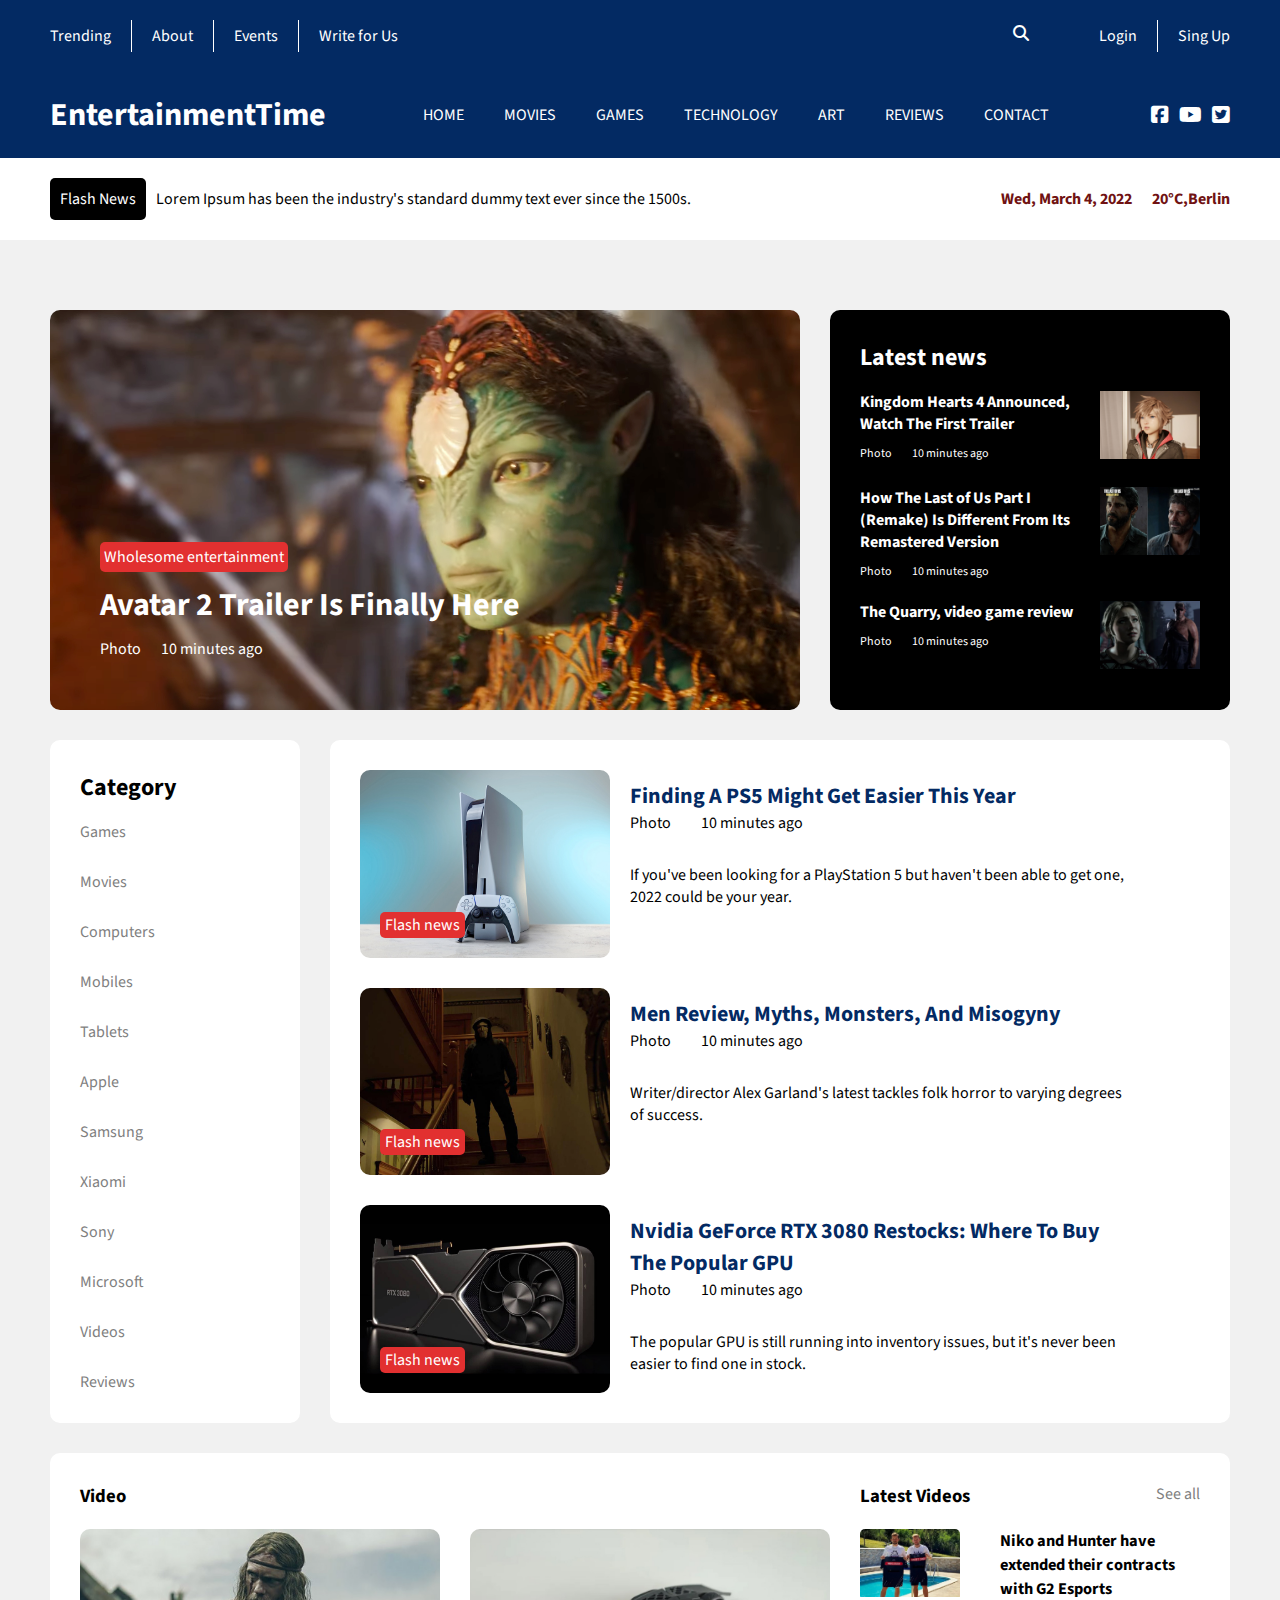
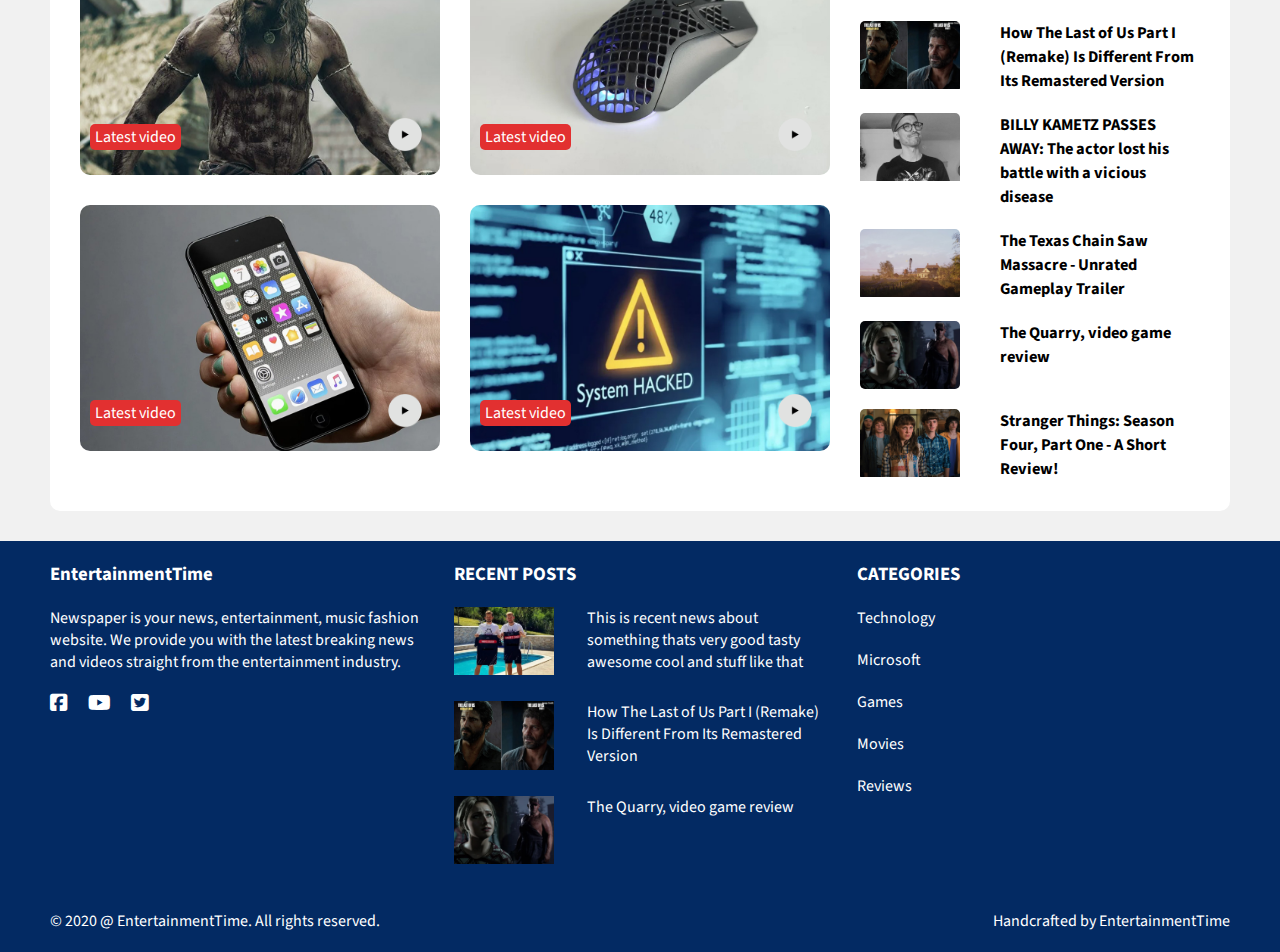
<file: index.html>
<!DOCTYPE html>
<html lang="en">
<head>
    <meta charset="UTF-8">
    <meta http-equiv="X-UA-Compatible" content="IE=edge">
    <meta name="viewport" content="width=device-width, initial-scale=1.0">
    <title>EntertainmentTime</title>
    <link rel="preconnect" href="https://fonts.googleapis.com">
    <link rel="preconnect" href="https://fonts.gstatic.com" crossorigin>
    <link href="https://fonts.googleapis.com/css2?family=Nunito:ital,wght@0,200;0,400;0,500;0,700;1,200;1,500;1,700&family=Source+Sans+Pro:ital,wght@0,200;0,400;0,600;1,400;1,600&display=swap" rel="stylesheet">
    <link rel="stylesheet" href="https://cdnjs.cloudflare.com/ajax/libs/font-awesome/6.1.1/css/all.min.css">
    <link rel="stylesheet" href="style.css">
</head>
<body>

    <!----------------------------------------------- Header -------------------------------------------->
    <header>

        <div id="header-upper-section">
            <div id="upper-header">
            
                <div id="upper-header-nav">
                    <nav id="upper-nav">
                        <ul>
                            <li><a>Trending</a></li>
                            <li><a>About</a></li>
                            <li><a>Events</a></li>
                            <li><a>Write for Us</a></li>
                        </ul>
                    </nav>
                </div>
        
                <div id="user-action">
                    <ul>
                        <li><i class="fa-solid fa-magnifying-glass"></i></li>
                        <li><a id="login">Login</a></li>
                        <li><a id="register">Sing Up</a></li>
                    </ul>
                </div>
            </div>
            
            <div id="middle-header">
                <div id="logo">
                    <h1>EntertainmentTime</h1>
                </div>
    
                <div id="middle-header-nav">
                    <div class="nav-button">
                        <div></div>
                        <div></div>
                        <div></div>
                    </div>
                    <nav id="middle-nav">
                        <ul>
                            <li><a href="index.html">HOME</a></li>
                            <li><a href="movies.html">MOVIES</a></li>
                            <li><a>GAMES</a></li>
                            <li><a>TECHNOLOGY</a></li>
                            <li><a>ART</a></li>
                            <li><a>REVIEWS</a></li>
                            <li><a>CONTACT</a></li>
                        </ul>
                    </nav>
                </div>
                
                <div id="socials">
                        <ul>
                            <li><a><i class="fa-brands fa-facebook-square"></i></a></li>
                            <li><a><i class="fa-brands fa-youtube"></i></a></li>
                            <li><a><i class="fa-brands fa-twitter-square"></i></a></li>
                        </ul>
                </div>
            </div>
            
        </div>
        
        <div id="header-lower-section">
            <div id="lower-header">
                <div id="lower-header-left">
                    <span>Flash News</span>
                    <p>Lorem Ipsum has been the industry's standard dummy text ever since the 1500s.</p>
                </div>
                <div id="lower-header-right">
                    <span><p>Wed, March 4, 2022</p></span>
                    <span><p>20°C,Berlin</p></span>
                </div>
            </div>
        </div>
        
    </header>

    <!------------------------------------------------------ Main ---------------------------------------------------->

    <main>
        <section id="top-section">
            <div id="top-news" class="top-news">
                <div id="top-news-description">
                    <div id="featured">Wholesome entertainment</div>
                    <a href="movies.html">
                        <h1>Avatar 2 Trailer Is Finally Here</h1>
                    </a>
                    <div id="poster">
                        <span><p>Photo</p></span>
                        <span><p>10 minutes ago</p></span>
                    </div>
                </div>
            </div>

            <div id="latest-news" class="latest-news">
                <h2>Latest news</h2>
                <div class="latest-news-article" id="latest-news-article1">
                    <div id="latest-news-article-description1" class="latest-news-article-description">
                        <a href="movies.html">
                            <h3>Kingdom Hearts 4 Announced, Watch The First Trailer</h3>
                        </a>
                            <div>
                                <span><p>Photo</p></span>
                                <span><p>10 minutes ago</p></span>
                            </div>
                        </div>
                        <div id="latest-news-article-img1" class="latest-news-article-img">
                            <img src="images/kingdomhearts.jpg">
                        </div>
                    </div>
                <div class="latest-news-article" id="latest-news-article2">
                    <div id="latest-news-article-description2" class="latest-news-article-description">
                        <a href="movies.html">
                            <h3>How The Last of Us Part I (Remake) Is Different From Its Remastered Version</h3>
                        </a>
                        <div>
                            <span><p>Photo</p></span>
                            <span><p>10 minutes ago</p></span>
                        </div>
                    </div>
                    <div id="latest-news-article-img2" class="latest-news-article-img"> 
                        <img src="images/l4u.jpg">
                    </div>
                </div>
                <div class="latest-news-article" id="latest-news-article3">
                    <div id="latest-news-article-description3" class="latest-news-article-description">
                        <a href="movies.html">
                            <h3>The Quarry, video game review</h3>
                        </a>
                        <div>
                            <span><p>Photo</p></span>
                            <span><p>10 minutes ago</p></span>
                        </div>
                    </div>
                    <div id="latest-news-article-img3" class="latest-news-article-img">
                        <img src="images/thequarry.jpg">
                    </div>
                </div>

               

            
            </div>

        </section>


        <section id="section2">
            <aside>
                <h2>Category</h2>
                <ul>
                    <li><a href="">Games</a></li>
                    <li><a href="">Movies</a></li>
                    <li><a href="">Computers</a></li>
                    <li><a href="">Mobiles</a></li>
                    <li><a href="">Tablets</a></li>
                    <li><a href="">Apple</a></li>
                    <li><a href="">Samsung</a></li>
                    <li><a href="">Xiaomi</a></li>
                    <li><a href="">Sony</a></li>
                    <li><a href="">Microsoft</a></li>
                    <li><a href="">Videos</a></li>
                    <li><a href="">Reviews</a></li>
                </ul>
            </aside>

            <div id="flash-news-section">
                <div class="flash-news" id="flash-news1">
                    <div class="flash-news-img" id="flash-news-img1">
                        <img src="images/PS5.jpg">
                        <div>Flash news</div>
                    </div>
                    <div class="flash-news-description" id="flash-news-description1">
                        <a href="movies.html">
                            <h3>Finding A PS5 Might Get Easier This Year</h3>
                        </a>
                        <div>
                            <span><p>Photo</p></span>
                            <span><p>10 minutes ago</p></span>
                        </div>
                        <p>If you've been looking for a PlayStation 5 but haven't been able to get one, 2022 could be your year.</p>
                    </div>
                </div>
                <div class="flash-news" id="flash-news2">
                    <div class="flash-news-img" id="flash-news-img2">
                        <img src="images/Man.jpg">
                        <div>Flash news</div>
                    </div>
                    <div class="flash-news-description" id="flash-news-description2">
                        <a href="movies.html">
                            <h3>Men Review, Myths, Monsters, And Misogyny</h3>
                        </a>
                        <div>
                            <span><p>Photo</p></span>
                            <span><p>10 minutes ago</p></span>
                        </div>
                        <p>Writer/director Alex Garland's latest tackles folk horror to varying degrees of success.</p>
                    </div>
                </div>
                <div class="flash-news" id="flash-news3">
                    <div class="flash-news-img" id="flash-news-img2">
                        <img src="images/rtx3080.jpg">
                        <div>Flash news</div>
                    </div>
                    <div class="flash-news-description" id="flash-news-description2">
                        <a href="movies.html">
                            <h3>Nvidia GeForce RTX 3080 Restocks: Where To Buy The Popular GPU</h3>
                        </a>
                        <div>
                            <span><p>Photo</p></span>
                            <span><p>10 minutes ago</p></span>
                        </div>
                        <p>The popular GPU is still running into inventory issues, but it's never been easier to find one in stock.</p>
                    </div>
                </div>
            </div>
        </section>



        <section id="section3">
            <div id="videos-container">
                <h3>Video</h3>
                <div id="videos">
                    <div class="video" id="video1">
                        <img src="images/the-northman-cast-1650559283523.jpg">
                        <div class="video-content">
                            <div>Latest video</div>
                            <div><img src="images/play.png" style="width: 50px" class="play"></div>
                        </div>
                    </div>
                    <div class="video" id="video2">
                        <img src="images/mouse.jpg">
                        <div class="video-content">
                            <div>Latest video</div>
                            <div><img src="images/play.png" style="width: 50px" class="play"></div>
                        </div>
                    </div>
                    <div class="video" id="video3">
                        <img src="images/iphone.jpg">
                        <div class="video-content">
                            <div>Latest video</div>
                            <div><img src="images/play.png" style="width: 50px" class="play"></div>
                        </div>
                    </div>
                    <div class="video" id="video4">
                        <img src="images/hackers.jpg">
                        <div class="video-content">
                            <div>Latest video</div>
                            <div><img src="images/play.png" style="width: 50px" class="play"></div>
                        </div>
                    </div>
                </div>
            </div>
            <aside id="latest-videos">
                <div id="title">
                    <h3>Latest Videos</h3>
                    <a href="">See all</a>
                </div>
                <div class="latest-video-container">
                    <div class="latest-video">
                        <img src="images/niko_i_hunter.jpg">
                    </div>
                    <div class="latest-video-description">
                        <h3>Niko and Hunter have extended their contracts with G2 Esports</h3>
                    </div>
                </div>
                <div class="latest-video-container">
                    <div class="latest-video">
                        <img src="images/l4u.jpg">
                    </div>
                    <div class="latest-video-description">
                        <h3>How The Last of Us Part I (Remake) Is Different From Its Remastered Version</h3>
                    </div>
                </div>
                <div class="latest-video-container">
                    <div class="latest-video">
                        <img src="images/billykam.jpg">
                    </div>
                    <div class="latest-video-description">
                        <h3>BILLY KAMETZ PASSES AWAY: The actor lost his battle with a vicious disease</h3>
                    </div>
                </div>
                <div class="latest-video-container">
                    <div class="latest-video">
                        <img src="images/texaschainsaw.jpg">
                    </div>
                    <div class="latest-video-description">
                        <h3>The Texas Chain Saw Massacre - Unrated Gameplay Trailer</h3>
                    </div>
                </div>
                <div class="latest-video-container">
                    <div class="latest-video">
                        <img src="images/thequarry.jpg">
                    </div>
                    <div class="latest-video-description">
                        <h3>The Quarry, video game review</h3>
                    </div>
                </div>
                <div class="latest-video-container">
                    <div class="latest-video">
                        <img src="images/strangerthings.jpg">
                    </div>
                    <div class="latest-video-description">
                        <h3>Stranger Things: Season Four, Part One - A Short Review!</h3>
                    </div>
                </div>
            </aside>
        </section>
    </main>

    <!---------------------------------------- Footer ----------------------------------------->

    <footer>
        <div id="upper-footer">
 
             <div class="footer-content" id="footer-about">
                 <h3>EntertainmentTime</h3>
                 <p>Newspaper is your news, entertainment, music fashion website. We provide you with the 
                 latest breaking news and videos straight from the entertainment industry.
                 </p>
                 <ul>
                     <li><i class="fa-brands fa-facebook-square"></i></li>
                     <li><i class="fa-brands fa-youtube"></i></li>
                     <li><i class="fa-brands fa-twitter-square"></i></li>
                 </ul>
             </div>
 
             <div class="footer-content" id="footer-recents">
                 <h3>RECENT POSTS</h3>
                 <div class="footer-recents">
                     <div class="footer-recents-img">
                         <img src="images/niko_i_hunter.jpg">
                     </div>
                     <div class="footer-recents-desc">
                         <p>This is recent news about something thats very good tasty awesome cool and stuff like that</p>
                     </div>
                 </div>
                 <div class="footer-recents">
                     <div class="footer-recents-img">
                         <img src="images/l4u.jpg">
                     </div>
                     <div class="footer-recents-desc">
                         <p>How The Last of Us Part I (Remake) Is Different From Its Remastered Version</p>
                     </div>
                 </div>
                 <div class="footer-recents">
                     <div class="footer-recents-img">
                         <img src="images/thequarry.jpg">
                     </div>
                     <div class="footer-recents-desc">
                         <p>The Quarry, video game review</p>
                     </div>
                 </div>
             </div>
 
             <div class="footer-content" id="footer-categories">
                 <h3>CATEGORIES</h3>
                 <div class="footer-categories">
                     <a href="">Technology</a>
                 </div>
                 <div class="footer-categories">
                     <a href="">Microsoft</a>
                 </div>
                 <div class="footer-categories">
                     <a href="">Games</a>
                 </div>
                 <div class="footer-categories">
                     <a href="">Movies</a>
                 </div>
                 <div class="footer-categories">
                     <a href="">Reviews</a>
                 </div>
             </div>
        </div>
 
 
        <div id="lower-footer">
             <div>© 2020 @ EntertainmentTime. All rights reserved.</div>
             <div>Handcrafted by EntertainmentTime</div>
        </div>
     </footer>
     <script src="script.js"></script>
</body>
</html>
</file>
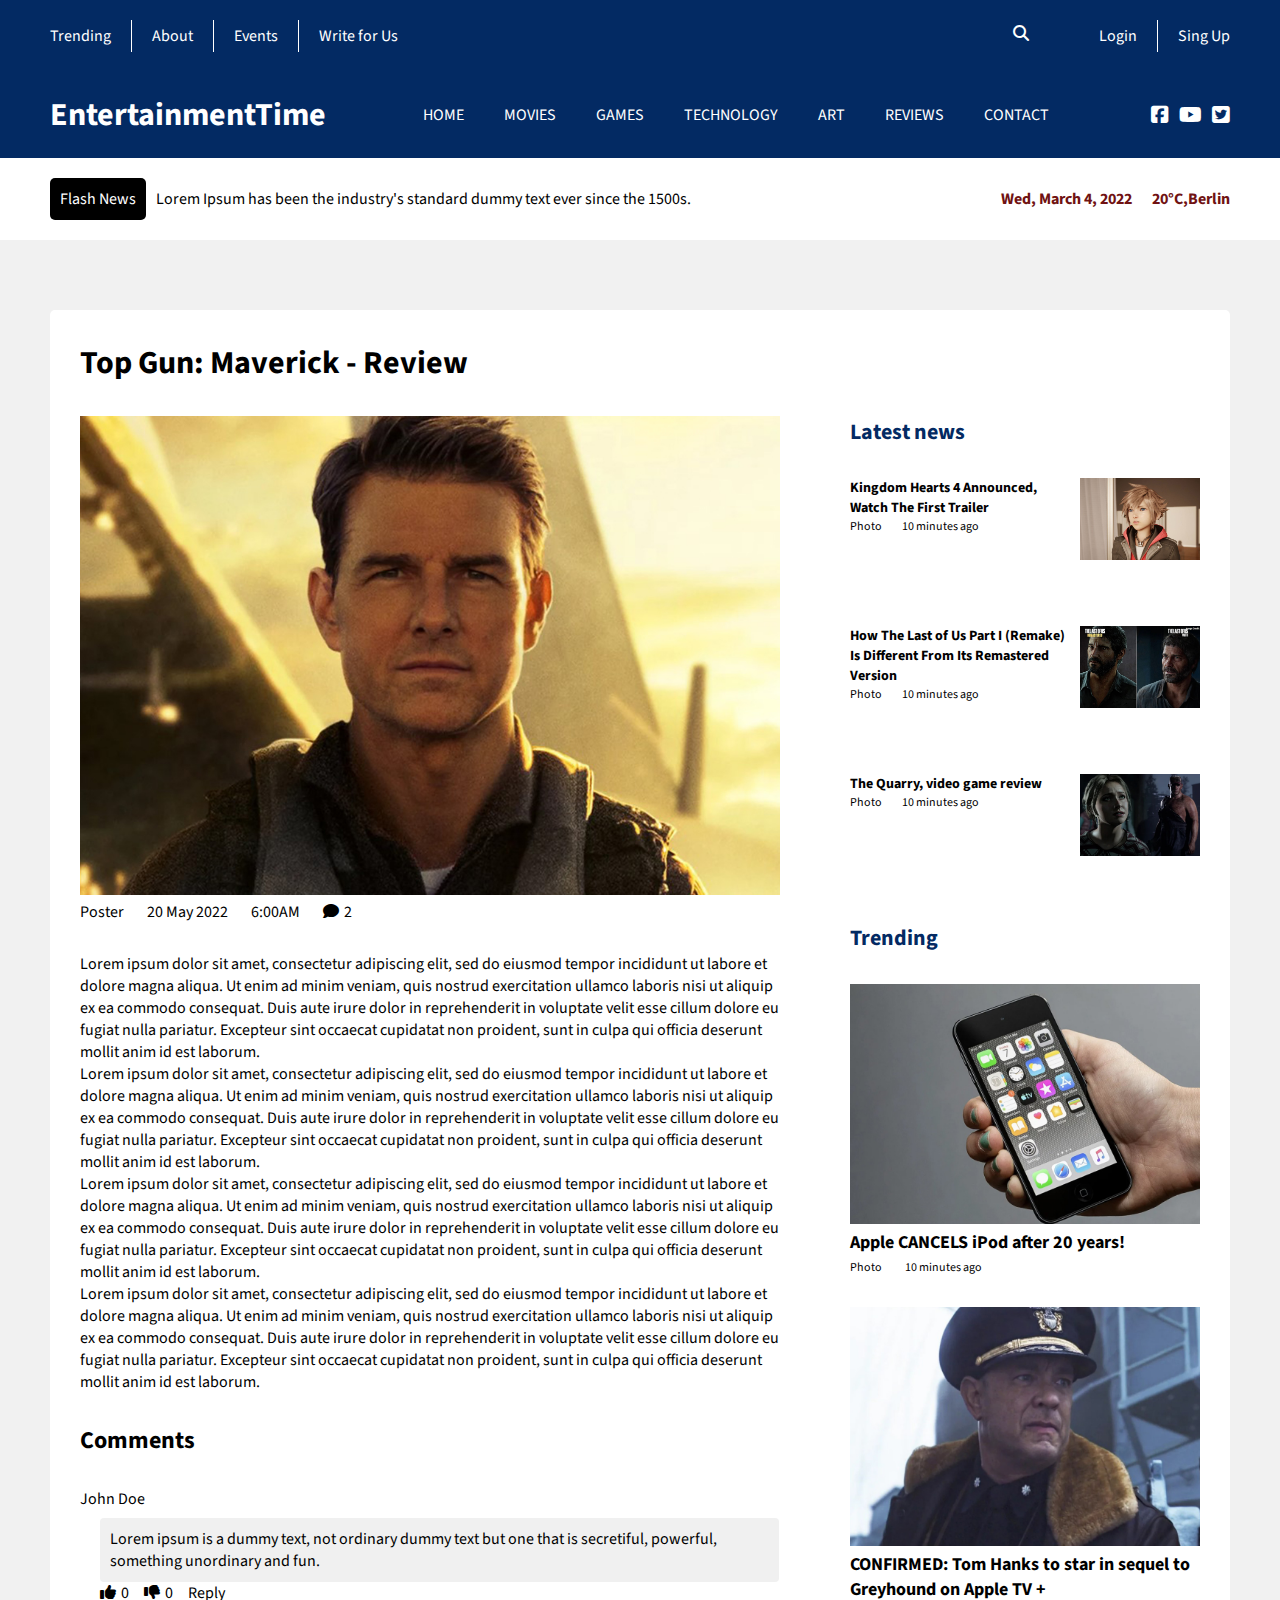
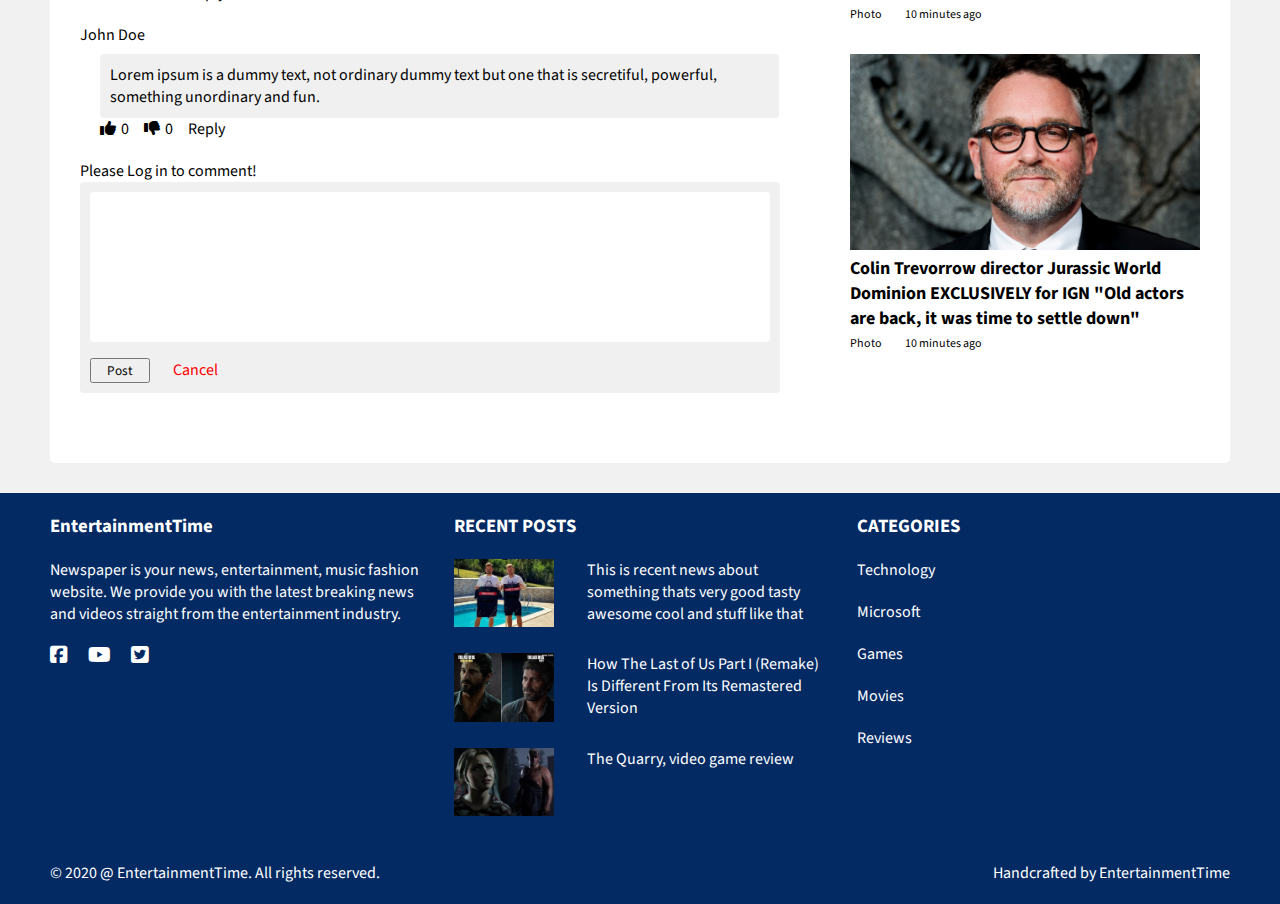
<file: article.html>
<!DOCTYPE html>
<html lang="en">
<head>
    <meta charset="UTF-8">
    <meta http-equiv="X-UA-Compatible" content="IE=edge">
    <meta name="viewport" content="width=device-width, initial-scale=1.0">
    <title>EntertainmentTime</title>
    <link rel="preconnect" href="https://fonts.googleapis.com">
    <link rel="preconnect" href="https://fonts.gstatic.com" crossorigin>
    <link href="https://fonts.googleapis.com/css2?family=Nunito:ital,wght@0,200;0,400;0,500;0,700;1,200;1,500;1,700&family=Source+Sans+Pro:ital,wght@0,200;0,400;0,600;1,400;1,600&display=swap" rel="stylesheet">
    <link rel="stylesheet" href="https://cdnjs.cloudflare.com/ajax/libs/font-awesome/6.1.1/css/all.min.css">
    <link rel="stylesheet" href="style.css">
</head>
<body>

    <!--------------------------------- Header -------------------------------->
    <header>

        <div id="header-upper-section">
            <div id="upper-header">
            
                <div id="upper-header-nav">
                    <nav id="upper-nav">
                        <ul>
                            <li><a>Trending</a></li>
                            <li><a>About</a></li>
                            <li><a>Events</a></li>
                            <li><a>Write for Us</a></li>
                        </ul>
                    </nav>
                </div>
        
                <div id="user-action">
                    <ul>
                        <li><i class="fa-solid fa-magnifying-glass"></i></li>
                        <li><a id="login">Login</a></li>
                        <li><a id="register">Sing Up</a></li>
                    </ul>
                    
                </div>
            </div>
            
            <div id="middle-header">
                <div id="logo">
                    <h1>EntertainmentTime</h1>
                </div>
    
                <div id="middle-header-nav">
                    <div class="nav-button">
                        <div></div>
                        <div></div>
                        <div></div>
                    </div>
                    <nav id="middle-nav">
                        <ul>
                            <li><a href="index.html">HOME</a></li>
                            <li><a href="movies.html">MOVIES</a></li>
                            <li><a>GAMES</a></li>
                            <li><a>TECHNOLOGY</a></li>
                            <li><a>ART</a></li>
                            <li><a>REVIEWS</a></li>
                            <li><a>CONTACT</a></li>
                        </ul>
                    </nav>
                </div>
                
                <div id="socials">
                        <ul>
                            <li><a><i class="fa-brands fa-facebook-square"></i></a></li>
                            <li><a><i class="fa-brands fa-youtube"></i></a></li>
                            <li><a><i class="fa-brands fa-twitter-square"></i></a></li>
                        </ul>
                </div>
            </div>
            
        </div>
        
        <div id="header-lower-section">
            <div id="lower-header">
                <div id="lower-header-left">
                    <span>Flash News</span>
                    <p>Lorem Ipsum has been the industry's standard dummy text ever since the 1500s.</p>
                </div>
                <div id="lower-header-right">
                    <span><p>Wed, March 4, 2022</p></span>
                    <span><p>20°C,Berlin</p></span>
                </div>
            </div>
        </div>
        
    </header>

    <!------------------------------ Main ---------------------------------->

    <main class="major-main">
        <h1>Top Gun: Maverick - Review</h1>
        <div class="major-news">
            <div class="major-news-section">
                <div class="article-content">
                    <div class="article-img">
                        <img src="images/topgun.jpg">
                    </div>
                    <div class="article-poster">
                        <span>Poster</span>
                        <span>20 May 2022</span>
                        <span>6:00AM</span>
                        <span><i class="fa-solid fa-comment"></i><span>2</span></span>
                    </div>
                    <div class="article-txt">
                        <p>
                            Lorem ipsum dolor sit amet, consectetur adipiscing elit, sed do eiusmod tempor 
                            incididunt ut labore et dolore magna aliqua. Ut enim ad minim veniam, quis nostrud 
                            exercitation ullamco laboris nisi ut aliquip ex ea commodo consequat. Duis aute irure 
                            dolor in reprehenderit in voluptate velit esse cillum dolore eu fugiat nulla pariatur. 
                            Excepteur sint occaecat cupidatat non proident, sunt in culpa qui officia deserunt 
                            mollit anim id est laborum.
                        </p>
                        <p>
                            Lorem ipsum dolor sit amet, consectetur adipiscing elit, sed do eiusmod tempor 
                            incididunt ut labore et dolore magna aliqua. Ut enim ad minim veniam, quis nostrud 
                            exercitation ullamco laboris nisi ut aliquip ex ea commodo consequat. Duis aute irure 
                            dolor in reprehenderit in voluptate velit esse cillum dolore eu fugiat nulla pariatur. 
                            Excepteur sint occaecat cupidatat non proident, sunt in culpa qui officia deserunt 
                            mollit anim id est laborum.
                        </p>
                        <p>
                            Lorem ipsum dolor sit amet, consectetur adipiscing elit, sed do eiusmod tempor 
                            incididunt ut labore et dolore magna aliqua. Ut enim ad minim veniam, quis nostrud 
                            exercitation ullamco laboris nisi ut aliquip ex ea commodo consequat. Duis aute irure 
                            dolor in reprehenderit in voluptate velit esse cillum dolore eu fugiat nulla pariatur. 
                            Excepteur sint occaecat cupidatat non proident, sunt in culpa qui officia deserunt 
                            mollit anim id est laborum.
                        </p>
                        <p>
                            Lorem ipsum dolor sit amet, consectetur adipiscing elit, sed do eiusmod tempor 
                            incididunt ut labore et dolore magna aliqua. Ut enim ad minim veniam, quis nostrud 
                            exercitation ullamco laboris nisi ut aliquip ex ea commodo consequat. Duis aute irure 
                            dolor in reprehenderit in voluptate velit esse cillum dolore eu fugiat nulla pariatur. 
                            Excepteur sint occaecat cupidatat non proident, sunt in culpa qui officia deserunt 
                            mollit anim id est laborum.
                        </p>
                    </div>
                    <div class="article-comments-section">
                        <h2 class="title">Comments</h2>
                        <div class="comment-list">
                            <div class="comments">
                                <div class="avatar">
                                    <span>John</span>
                                    <span>Doe</span>
                                </div>
                                <div class="comments-field">
                                    Lorem ipsum is a dummy text, not ordinary dummy text but one that is secretiful, powerful, something unordinary and fun.
                                </div>
                                <ul class="comments-reaction">
                                    <li class="like"><i class="fa-solid fa-thumbs-up"></i><span>0</span></li>
                                    <li class="dislike"><i class="fa-solid fa-thumbs-down"></i><span>0</span></li>
                                    <li class="reply">Reply</li>
                                </ul>
                            </div>
                            <div class="comments">
                                <div class="avatar">
                                    <span>John</span>
                                    <span>Doe</span>
                                </div>
                                <div class="comments-field">
                                    Lorem ipsum is a dummy text, not ordinary dummy text but one that is secretiful, powerful, something unordinary and fun.
                                </div>
                                <ul class="comments-reaction">
                                    <li class="like"><i class="fa-solid fa-thumbs-up"></i><span>0</span></li>
                                    <li class="dislike"><i class="fa-solid fa-thumbs-down"></i><span>0</span></li>
                                    <li class="reply">Reply</li>
                                </ul>
                            </div>
                        </div>
                        

                        <div class="user-comment">
                            <span>Please <a>Log in</a> to comment!</span>
                            <div class="comment">
                                <div class="comment-features"></div>
                                <textarea></textarea>
                                <button class="post">Post</button>
                                <span style="color:red">Cancel</span>
                            </div>
                        </div>
                    </div>
                </div>
            </div>
            
            <div class="other-news">
                <h3>Latest news</h3>
                <div class="movies-latest-news-article latest-major-news" id="movies-latest-news-article1">
                    <div id="movies-latest-news-article-description1" class="movies-latest-news-article-description latest-major-news-desc">
                        <h3>Kingdom Hearts 4 Announced, Watch The First Trailer</h3>
                        <div>
                            <span><p>Photo</p></span>
                            <span><p>10 minutes ago</p></span>
                        </div>
                    </div>
                    <div id="movies-latest-news-article-img1" class="movies-latest-news-article-img latest-major-news-img">
                        <img src="images/kingdomhearts.jpg">
                    </div>
                </div>

                <div class="movies-latest-news-article latest-major-news" id="movies-latest-news-article2">
                    <div id="movies-latest-news-article-description2" class="movies-latest-news-article-description latest-major-news-desc">
                        <h3>How The Last of Us Part I (Remake) Is Different From Its Remastered Version</h3>
                        <div>
                            <span><p>Photo</p></span>
                            <span><p>10 minutes ago</p></span>
                        </div>
                    </div>
                    <div id="movies-latest-news-article-img2" class="movies-latest-news-article-img latest-major-news-img"> 
                        <img src="images/l4u.jpg">
                    </div>
                </div>

                <div class="movies-latest-news-article latest-major-news" id="movies-latest-news-article3">
                    <div id="movies-latest-news-article-description3" class="movies-latest-news-article-description latest-major-news-desc">
                        <h3>The Quarry, video game review</h3>
                        <div>
                            <span><p>Photo</p></span>
                            <span><p>10 minutes ago</p></span>
                        </div>
                    </div>
                    <div id="movies-latest-news-article-img3" class="movies-latest-news-article-img latest-major-news-img">
                        <img src="images/thequarry.jpg">
                    </div>
                </div>


                <h3>Trending</h3>
                <div class="trending-article">
                    <div class="trending-image">
                        <img src="images/iphone.jpg">
                    </div>
                    <h2>Apple CANCELS iPod after 20 years!</h2>
                    <div>
                        <span>Photo</span>
                        <span>10 minutes ago</span>
                    </div>
                </div>
                <div class="trending-article">
                    <div class="trending-image">
                        <img src="images/tomhanks.jpg">
                    </div>
                    <h2>CONFIRMED: Tom Hanks to star in sequel to Greyhound on Apple TV +</h2>
                    <div>
                        <span>Photo</span>
                        <span>10 minutes ago</span>
                    </div>
                </div>
                <div class="trending-article">
                    <div class="trending-image">
                        <img src="images/colintrevorrow.jpg">
                    </div>
                    <h2>Colin Trevorrow director Jurassic World Dominion EXCLUSIVELY for IGN "Old actors are back, it was time to settle down"</h2>
                    <div>
                        <span>Photo</span>
                        <span>10 minutes ago</span>
                    </div>
                </div>
            </div> 
        </div>
    </main>

    <!---------------------------------------------------- Footer ------------------------------------------------->

    <footer>
        <div id="upper-footer">
 
             <div class="footer-content" id="footer-about">
                 <h3>EntertainmentTime</h3>
                 <p>Newspaper is your news, entertainment, music fashion website. We provide you with the 
                 latest breaking news and videos straight from the entertainment industry.
                 </p>
                 <ul>
                     <li><i class="fa-brands fa-facebook-square"></i></li>
                     <li><i class="fa-brands fa-youtube"></i></li>
                     <li><i class="fa-brands fa-twitter-square"></i></li>
                 </ul>
             </div>
 
             <div class="footer-content" id="footer-recents">
                 <h3>RECENT POSTS</h3>
                 <div class="footer-recents">
                     <div class="footer-recents-img">
                         <img src="images/niko_i_hunter.jpg">
                     </div>
                     <div class="footer-recents-desc">
                         <p>This is recent news about something thats very good tasty awesome cool and stuff like that</p>
                     </div>
                 </div>
                 <div class="footer-recents">
                    <div class="footer-recents-img">
                        <img src="images/l4u.jpg">
                    </div>
                    <div class="footer-recents-desc">
                        <p>How The Last of Us Part I (Remake) Is Different From Its Remastered Version</p>
                    </div>
                </div>
                <div class="footer-recents">
                    <div class="footer-recents-img">
                        <img src="images/thequarry.jpg">
                    </div>
                    <div class="footer-recents-desc">
                        <p>The Quarry, video game review</p>
                    </div>
                </div>
             </div>
 
             <div class="footer-content" id="footer-categories">
                 <h3>CATEGORIES</h3>
                 <div class="footer-categories">
                     <a href="">Technology</a>
                 </div>
                 <div class="footer-categories">
                     <a href="">Microsoft</a>
                 </div>
                 <div class="footer-categories">
                     <a href="">Games</a>
                 </div>
                 <div class="footer-categories">
                     <a href="">Movies</a>
                 </div>
                 <div class="footer-categories">
                     <a href="">Reviews</a>
                 </div>
             </div>
        </div>
 
 
        <div id="lower-footer">
             <div>© 2020 @ EntertainmentTime. All rights reserved.</div>
             <div>Handcrafted by EntertainmentTime</div>
        </div>
     </footer>
     <script src="script.js"></script>
</body>
</html>
</file>
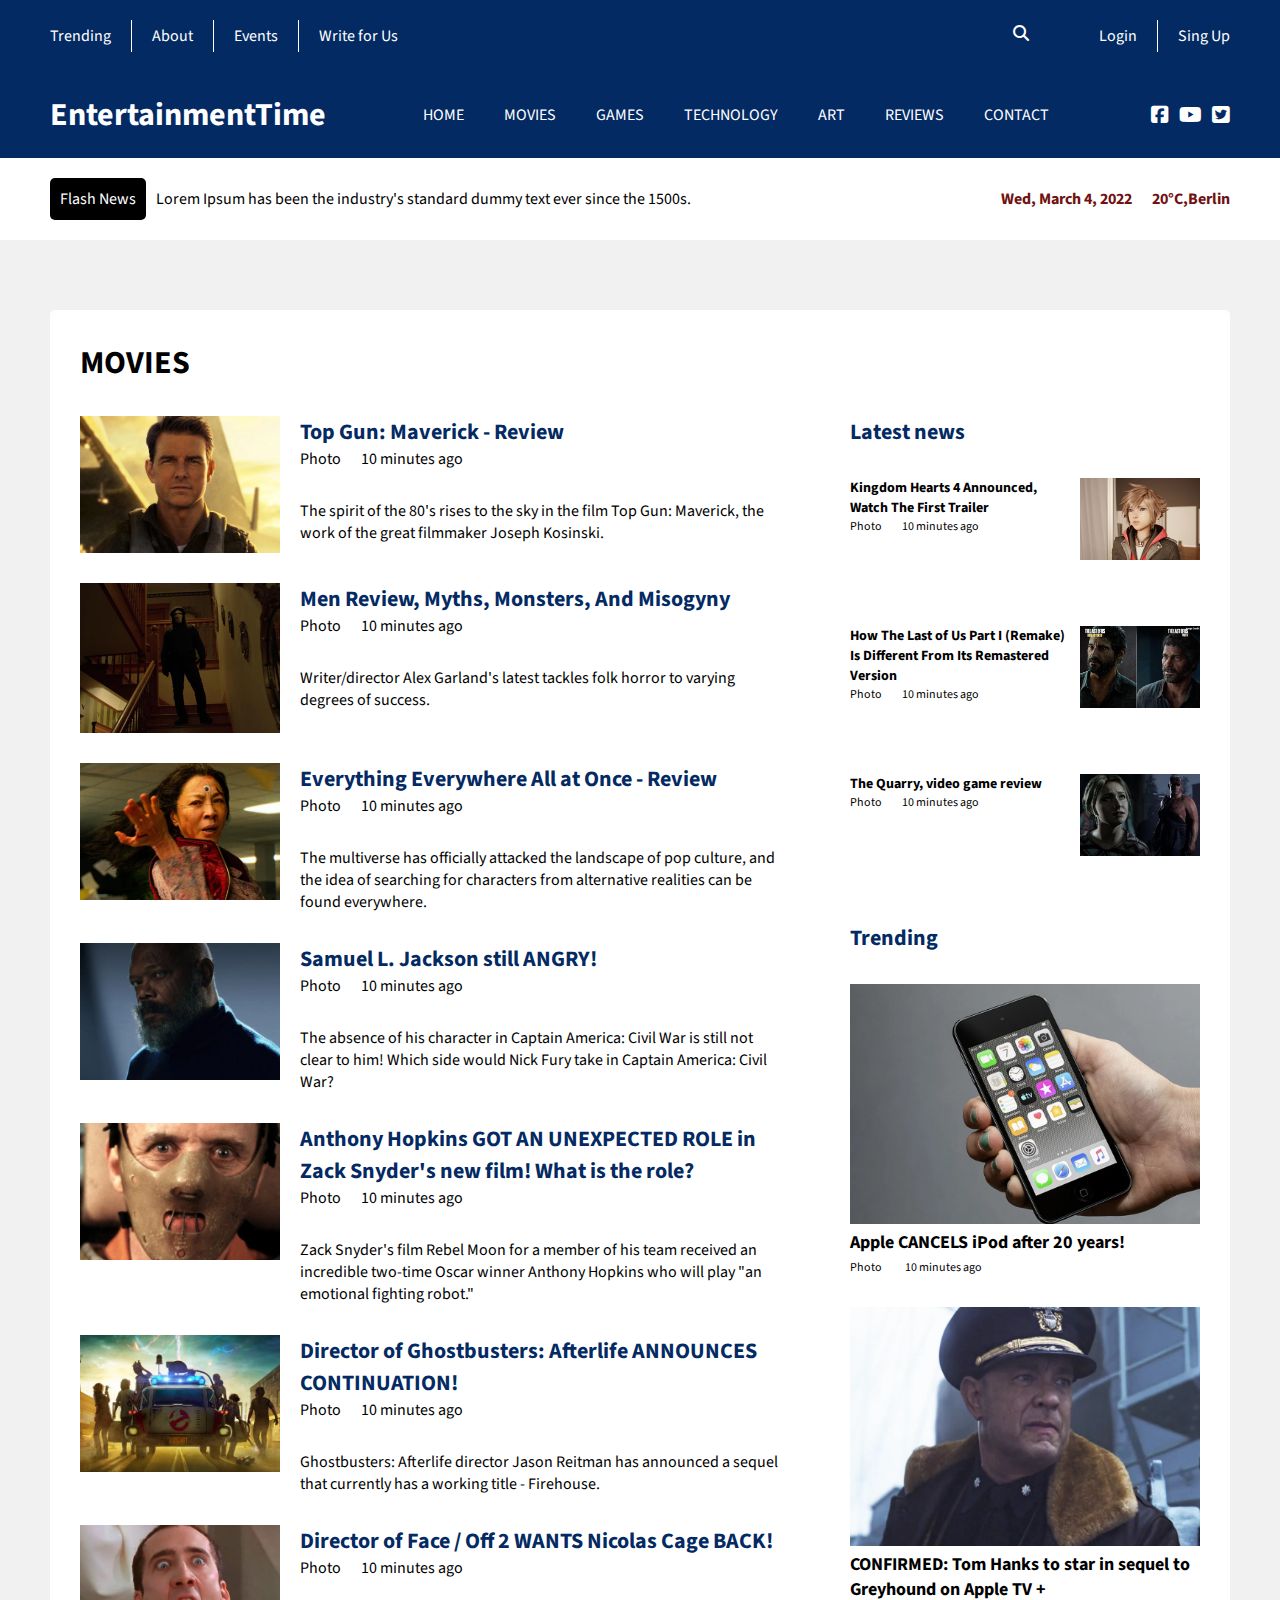
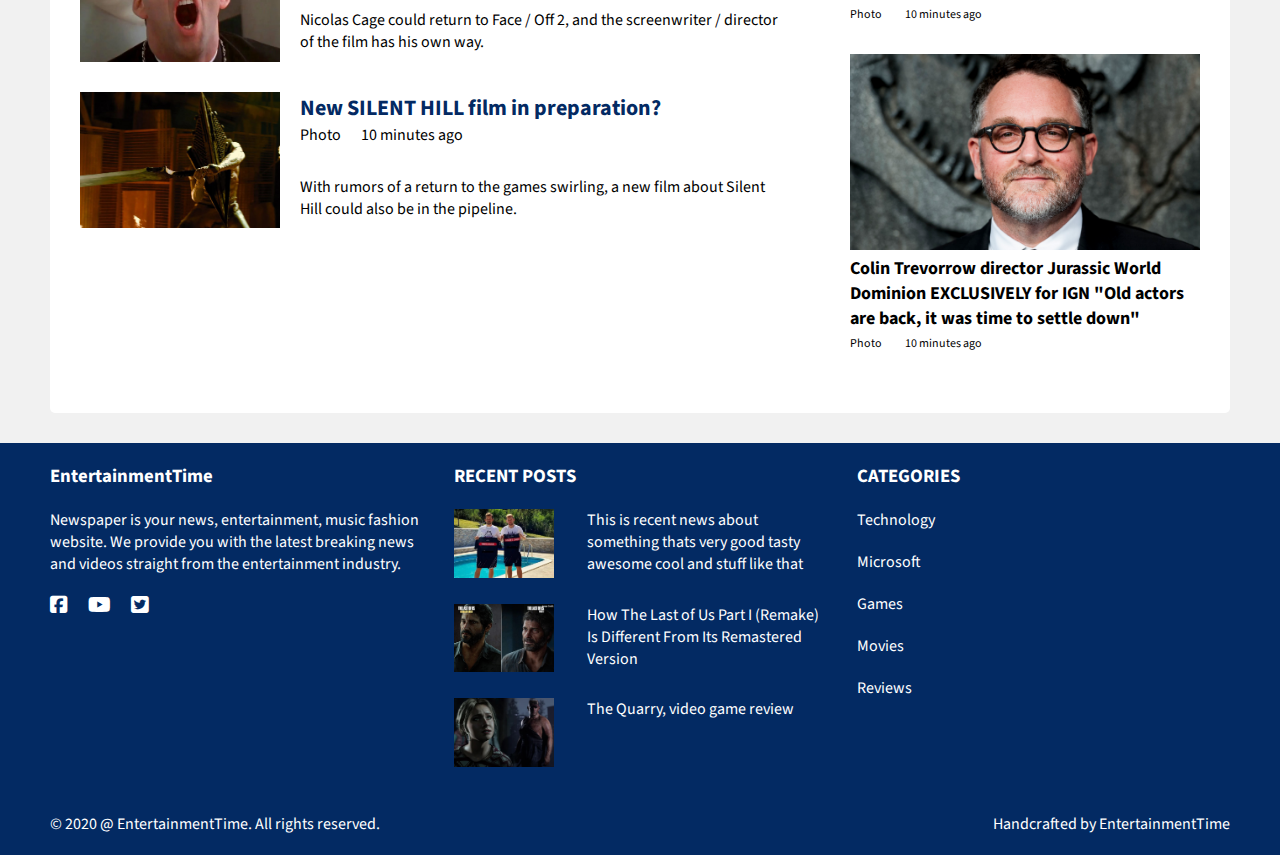
<file: movies.html>
<!DOCTYPE html>
<html lang="en">
<head>
    <meta charset="UTF-8">
    <meta http-equiv="X-UA-Compatible" content="IE=edge">
    <meta name="viewport" content="width=device-width, initial-scale=1.0">
    <title>EntertainmentTime</title>
    <link rel="preconnect" href="https://fonts.googleapis.com">
    <link rel="preconnect" href="https://fonts.gstatic.com" crossorigin>
    <link href="https://fonts.googleapis.com/css2?family=Nunito:ital,wght@0,200;0,400;0,500;0,700;1,200;1,500;1,700&family=Source+Sans+Pro:ital,wght@0,200;0,400;0,600;1,400;1,600&display=swap" rel="stylesheet">
    <link rel="stylesheet" href="https://cdnjs.cloudflare.com/ajax/libs/font-awesome/6.1.1/css/all.min.css">
    <link rel="stylesheet" href="style.css">
</head>
<body>

    <!------------------------------------------------- Header ---------------------------------------------->

    <header>

        <div id="header-upper-section">
            <div id="upper-header">
            
                <div id="upper-header-nav">
                    <nav id="upper-nav">
                        <ul>
                            <li><a>Trending</a></li>
                            <li><a>About</a></li>
                            <li><a>Events</a></li>
                            <li><a>Write for Us</a></li>
                        </ul>
                    </nav>
                </div>
        
                <div id="user-action">
                    <ul>
                        <li><i class="fa-solid fa-magnifying-glass"></i></li>
                        <li><a id="login">Login</a></li>
                        <li><a id="register">Sing Up</a></li>
                    </ul>
                </div>
            </div>
            
            <div id="middle-header">
                <div id="logo">
                    <h1>EntertainmentTime</h1>
                </div>
    
                <div id="middle-header-nav">
                    <div class="nav-button">
                        <div></div>
                        <div></div>
                        <div></div>
                    </div>
                    <nav id="middle-nav">
                        <ul>
                            <li><a href="index.html">HOME</a></li>
                            <li><a href="movies.html">MOVIES</a></li>
                            <li><a>GAMES</a></li>
                            <li><a>TECHNOLOGY</a></li>
                            <li><a>ART</a></li>
                            <li><a>REVIEWS</a></li>
                            <li><a>CONTACT</a></li>
                        </ul>
                    </nav>
                </div>
                
                <div id="socials">
                        <ul>
                            <li><a><i class="fa-brands fa-facebook-square"></i></a></li>
                            <li><a><i class="fa-brands fa-youtube"></i></a></li>
                            <li><a><i class="fa-brands fa-twitter-square"></i></a></li>
                        </ul>
                </div>
            </div>
            
        </div>
        
        <div id="header-lower-section">
            <div id="lower-header">
                <div id="lower-header-left">
                    <span>Flash News</span>
                    <p>Lorem Ipsum has been the industry's standard dummy text ever since the 1500s.</p>
                </div>
                <div id="lower-header-right">
                    <span><p>Wed, March 4, 2022</p></span>
                    <span><p>20°C,Berlin</p></span>
                </div>
            </div>
        </div>
        
    </header>

    <!----------------------------------------------------- Main ---------------------------------------->
    <main id="movies-main" class="major-main">
        <h1>MOVIES</h1>
        <div id="movies-container" class="major-news">
            <div id="movies-section" class="major-news-section">
                <div class="movies-news major-news-article" id="movies-news1">
                    <div class="movies-news-img major-news-article-img" id="movies-news-img1">
                        <img src="images/topgun.jpg">
                    </div>
                    <div class="movies-news-description major-news-article-desc" id="movies-news-description1">
                        <a href="article.html">
                            <h3>Top Gun: Maverick - Review</h3>
                        </a>
                        <div>
                            <span><p>Photo</p></span>
                            <span><p>10 minutes ago</p></span>
                        </div>
                        <p>The spirit of the 80's rises to the sky in the film Top Gun: Maverick, the work of the great filmmaker Joseph Kosinski.</p>
                    </div>
                </div>
                <div class="movies-news major-news-article" id="movies-news2">
                    <div class="movies-news-img major-news-article-img" id="movies-news-img2">
                        <img src="images/Man.jpg">
                    </div>
                    <div class="movies-news-description major-news-article-desc" id="movies-news-description2">
                        <a href="movies.html">
                            <h3>Men Review, Myths, Monsters, And Misogyny</h3>
                        </a>
                        <div>
                            <span><p>Photo</p></span>
                            <span><p>10 minutes ago</p></span>
                        </div>
                        <p>Writer/director Alex Garland's latest tackles folk horror to varying degrees of success.</p>
                    </div>
                </div>
                <div class="movies-news major-news-article" id="movies-news3">
                    <div class="movies-news-img major-news-article-img" id="movies-news-img3">
                        <img src="images/everything.jpg">
                    </div>
                    <div class="movies-news-description major-news-article-desc" id="movies-news-description2">
                        <a href="movies.html">
                            <h3>Everything Everywhere All at Once - Review</h3>
                        </a>
                        <div>
                            <span><p>Photo</p></span>
                            <span><p>10 minutes ago</p></span>
                        </div>
                        <p>The multiverse has officially attacked the landscape of pop culture, and the idea of ​​searching for characters from alternative realities can be found everywhere.</p>
                    </div>
                </div>
                <div class="movies-news major-news-article" id="movies-news4">
                    <div class="movies-news-img major-news-article-img" id="movies-news-img4">
                        <img src="images/samuelejackson.jpg">
                    </div>
                    <div class="movies-news-description major-news-article-desc" id="movies-news-description4">
                        <a href="movies.html">
                            <h3>Samuel L. Jackson still ANGRY!</h3>
                        </a>
                        <div>
                            <span><p>Photo</p></span>
                            <span><p>10 minutes ago</p></span>
                        </div>
                        <p>The absence of his character in Captain America: Civil War is still not clear to him! Which side would Nick Fury take in Captain America: Civil War? </p>
                    </div>
                </div>
                <div class="movies-news major-news-article" id="movies-news5">
                    <div class="movies-news-img major-news-article-img" id="movies-news-img5">
                        <img src="images/rebelmoon.jpg">
                    </div>
                    <div class="movies-news-description major-news-article-desc" id="movies-news-description5">
                        <a href="movies.html">
                            <h3>Anthony Hopkins GOT AN UNEXPECTED ROLE in Zack Snyder's new film!
                                What is the role?</h3>
                        </a>
                        <div>
                            <span><p>Photo</p></span>
                            <span><p>10 minutes ago</p></span>
                        </div>
                        <p>Zack Snyder's film Rebel Moon for a member of his team received an incredible two-time Oscar winner Anthony Hopkins who will play "an emotional fighting robot."</p>
                    </div>
                </div>
                <div class="movies-news major-news-article" id="movies-news6">
                    <div class="movies-news-img major-news-article-img" id="movies-news-img6">
                        <img src="images/ghostbuster.jpg">
                    </div>
                    <div class="movies-news-description major-news-article-desc" id="movies-news-description6">
                        <a href="movies.html">
                            <h3>Director of Ghostbusters: Afterlife ANNOUNCES CONTINUATION!</h3>
                        </a>
                        <div>
                            <span><p>Photo</p></span>
                            <span><p>10 minutes ago</p></span>
                        </div>
                        <p>Ghostbusters: Afterlife director Jason Reitman has announced a sequel that currently has a working title - Firehouse.</p>
                    </div>
                </div>

                <div class="movies-news major-news-article" id="movies-news7">
                    <div class="movies-news-img major-news-article-img" id="movies-news-img7">
                        <img src="images/faceoff.jpg">
                    </div>
                    <div class="movies-news-description major-news-article-desc" id="movies-news-description7">
                        <a href="movies.html">
                            <h3>Director of Face / Off 2 WANTS Nicolas Cage BACK!</h3>
                        </a>
                        <div>
                            <span><p>Photo</p></span>
                            <span><p>10 minutes ago</p></span>
                        </div>
                        <p>Nicolas Cage could return to Face / Off 2, and the screenwriter / director of the film has his own way.</p>
                    </div>
                </div>

                <div class="movies-news major-news-article" id="movies-news8">
                    <div class="movies-news-img major-news-article-img" id="movies-news-img8">
                        <img src="images/silenthill.jpg">
                    </div>
                    <div class="movies-news-description major-news-article-desc" id="movies-news-description8">
                        <a href="movies.html">
                            <h3>New SILENT HILL film in preparation?</h3>
                        </a>
                        <div>
                            <span><p>Photo</p></span>
                            <span><p>10 minutes ago</p></span>
                        </div>
                        <p>With rumors of a return to the games swirling, a new film about Silent Hill could also be in the pipeline.</p>
                    </div>
                </div>
            </div>
            
            <div class="other-news">
                <h3>Latest news</h3>
                <div class="movies-latest-news-article latest-major-news" id="movies-latest-news-article1">
                    <div id="movies-latest-news-article-description1" class="movies-latest-news-article-description latest-major-news-desc">
                        <h3>Kingdom Hearts 4 Announced, Watch The First Trailer</h3>
                        <div>
                            <span><p>Photo</p></span>
                            <span><p>10 minutes ago</p></span>
                        </div>
                    </div>
                    <div id="movies-latest-news-article-img1" class="movies-latest-news-article-img latest-major-news-img">
                        <img src="images/kingdomhearts.jpg">
                    </div>
                </div>

                <div class="movies-latest-news-article latest-major-news" id="movies-latest-news-article2">
                    <div id="movies-latest-news-article-description2" class="movies-latest-news-article-description latest-major-news-desc">
                        <h3>How The Last of Us Part I (Remake) Is Different From Its Remastered Version</h3>
                        <div>
                            <span><p>Photo</p></span>
                            <span><p>10 minutes ago</p></span>
                        </div>
                    </div>
                    <div id="movies-latest-news-article-img2" class="movies-latest-news-article-img latest-major-news-img"> 
                        <img src="images/l4u.jpg">
                    </div>
                </div>

                <div class="movies-latest-news-article latest-major-news" id="movies-latest-news-article3">
                    <div id="movies-latest-news-article-description3" class="movies-latest-news-article-description latest-major-news-desc">
                        <h3>The Quarry, video game review</h3>
                        <div>
                            <span><p>Photo</p></span>
                            <span><p>10 minutes ago</p></span>
                        </div>
                    </div>
                    <div id="movies-latest-news-article-img3" class="movies-latest-news-article-img latest-major-news-img">
                        <img src="images/thequarry.jpg">
                    </div>
                </div>

                <h3>Trending</h3>
                <div class="trending-article">
                    <div class="trending-image">
                        <img src="images/iphone.jpg">
                    </div>
                    <h2>Apple CANCELS iPod after 20 years!</h2>
                    <div>
                        <span>Photo</span>
                        <span>10 minutes ago</span>
                    </div>
                </div>
                <div class="trending-article">
                    <div class="trending-image">
                        <img src="images/tomhanks.jpg">
                    </div>
                    <h2>CONFIRMED: Tom Hanks to star in sequel to Greyhound on Apple TV +</h2>
                    <div>
                        <span>Photo</span>
                        <span>10 minutes ago</span>
                    </div>
                </div>
                <div class="trending-article">
                    <div class="trending-image">
                        <img src="images/colintrevorrow.jpg">
                    </div>
                    <h2>Colin Trevorrow director Jurassic World Dominion EXCLUSIVELY for IGN "Old actors are back, it was time to settle down"</h2>
                    <div>
                        <span>Photo</span>
                        <span>10 minutes ago</span>
                    </div>
                </div>
            </div> 
        </div>
    </main>
    <!---------------------------------------------- Footer ---------------------------------------->
    <footer>
        <div id="upper-footer">
 
             <div class="footer-content" id="footer-about">
                 <h3>EntertainmentTime</h3>
                 <p>Newspaper is your news, entertainment, music fashion website. We provide you with the 
                 latest breaking news and videos straight from the entertainment industry.
                 </p>
                 <ul>
                     <li><i class="fa-brands fa-facebook-square"></i></li>
                     <li><i class="fa-brands fa-youtube"></i></li>
                     <li><i class="fa-brands fa-twitter-square"></i></li>
                 </ul>
             </div>
 
             <div class="footer-content" id="footer-recents">
                 <h3>RECENT POSTS</h3>
                 <div class="footer-recents">
                     <div class="footer-recents-img">
                         <img src="images/niko_i_hunter.jpg">
                     </div>
                     <div class="footer-recents-desc">
                         <p>This is recent news about something thats very good tasty awesome cool and stuff like that</p>
                     </div>
                 </div>
                 <div class="footer-recents">
                    <div class="footer-recents-img">
                        <img src="images/l4u.jpg">
                    </div>
                    <div class="footer-recents-desc">
                        <p>How The Last of Us Part I (Remake) Is Different From Its Remastered Version</p>
                    </div>
                </div>
                <div class="footer-recents">
                    <div class="footer-recents-img">
                        <img src="images/thequarry.jpg">
                    </div>
                    <div class="footer-recents-desc">
                        <p>The Quarry, video game review</p>
                    </div>
                </div>
             </div>
 
             <div class="footer-content" id="footer-categories">
                 <h3>CATEGORIES</h3>
                 <div class="footer-categories">
                     <a href="">Technology</a>
                 </div>
                 <div class="footer-categories">
                     <a href="">Microsoft</a>
                 </div>
                 <div class="footer-categories">
                     <a href="">Games</a>
                 </div>
                 <div class="footer-categories">
                     <a href="">Movies</a>
                 </div>
                 <div class="footer-categories">
                     <a href="">Reviews</a>
                 </div>
             </div>
        </div>
 
 
        <div id="lower-footer">
             <div>© 2020 @ EntertainmentTime. All rights reserved.</div>
             <div>Handcrafted by EntertainmentTime</div>
        </div>
     </footer>
     <script src="script.js"></script>
</body>
</html>
</file>
<file: style.css>
* {
    box-sizing: border-box;
    margin: 0;
    padding: 0;
    font-family: 'Nunito', sans-serif;
    font-family: 'Source Sans Pro', sans-serif;
}

body {
    background-color: rgb(241, 241, 241);
    box-sizing: border-box;
}
/* header */

/* upper header section */

header > #header-upper-section {
    background-color: #032a63;
}

/* top header part of upper header section*/ 

header > #header-upper-section > #upper-header {
    display: flex;
    flex-direction: row;
    justify-content: space-between;
    width: 1200px;
    margin: 0 auto;
    padding: 20px 10px;
}

/* top header navigation */

a {
    text-decoration: none;
}
header > #header-upper-section > #upper-header > #upper-header-nav > #upper-nav > ul {
    list-style: none;
    display: flex;
    flex-direction: row;
}

header > #header-upper-section > #upper-header > #upper-header-nav > #upper-nav > ul > li > a {
    color: white;
    transition: color 0.2s;
    display: block;
    cursor: pointer;
}

header > #header-upper-section > #upper-header > #upper-header-nav > #upper-nav > ul > li > a:hover {
    color:rgb(86, 225, 230);
    
}

header > #header-upper-section > #upper-header > #upper-header-nav > #upper-nav > ul > li:first-child > a {
    padding: 5px 20px 5px 0;
}


header > #header-upper-section > #upper-header > #upper-header-nav > #upper-nav > ul > li:not(:first-child) > a {
    padding: 5px 20px 5px 20px;
}

header > #header-upper-section > #upper-header > #upper-header-nav > #upper-nav > ul > li:not(:last-child) > a {
    border-right: 1px solid white;
}






/* top header user action */

header > #header-upper-section > #upper-header > #user-action > ul {
    list-style: none;
    display: flex;
    flex-direction: row;
}

header > #header-upper-section > #upper-header > #user-action > ul > li > a {
    display: block;
    color: white;
    cursor: pointer;
    transition: color 0.2s;
}

header > #header-upper-section > #upper-header > #user-action > ul > li > a:hover {
    color:rgb(86, 225, 230);
}

header > #header-upper-section > #upper-header > #user-action > ul > li > i {
    padding: 5px 20px 5px 20px;
    margin-right: 30px;
    display: block;
    color: white;
    cursor: pointer;
    transition: color 0.2s;
}

header > #header-upper-section > #upper-header > #user-action > ul > li > i:hover {
    color:rgb(86, 225, 230);
}

header > #header-upper-section > #upper-header > #user-action > ul > li:nth-child(2) > a {
    padding: 5px 20px 5px 20px;
    border-right: 1px solid white;
}

header > #header-upper-section > #upper-header > #user-action > ul > li:last-child > a {
    padding: 5px 0px 5px 20px;
}




/* mid header part of upper header section */

header > #header-upper-section > #middle-header {
    display: flex;
    flex-direction: row;
    justify-content: space-between;
    width: 1200px;
    margin: 0 auto;
    align-items: center;
    padding: 20px 10px;
}


header > #header-upper-section > #middle-header > #logo > h1 {
    color: white;
    
}

header > #header-upper-section > #middle-header > #middle-header-nav > #middle-nav > ul {
    list-style: none;
    display: flex;
    flex-direction: row;
}

header > #header-upper-section > #middle-header > #middle-header-nav > #middle-nav > ul > li > a {
    display: block;
    color: white;
    padding: 5px 20px 5px 20px;
    cursor: pointer;
    transition: color 0.2s;
}

header > #header-upper-section > #middle-header > #middle-header-nav > #middle-nav > ul > li > a:hover {
    color:rgb(86, 225, 230);
}

header > #header-upper-section > #middle-header > #socials > ul {
    list-style: none;
    display: flex;
    flex-direction: row;
}


header > #header-upper-section > #middle-header > #socials > ul > li > a > i {
    display: block;
    color: white;
    font-size: 20px;
    cursor: pointer;
}

header > #header-upper-section > #middle-header > #socials > ul > li > i:hover {
    color:rgb(86, 225, 230);
}

header > #header-upper-section > #middle-header > #socials > ul > li:last-child {
    padding: 5px 0 5px 5px;
}

header > #header-upper-section > #middle-header > #socials > ul > li:not(:last-child) {
    padding: 5px;
}

/* end of mid header part of upper header section */



/* ------------------------------------------------------- */




/* header lower section */


header > #header-lower-section {
    background-color: white;
}

header > #header-lower-section > #lower-header {
    display: flex;
    flex-direction: row;
    justify-content: space-between;
    width: 1200px;
    margin: 0 auto;
    padding: 20px 10px;
}

header > #header-lower-section > #lower-header > #lower-header-left {
    display: flex;
    flex-direction: row;
}

header > #header-lower-section > #lower-header > #lower-header-left > span {
    padding: 10px;
    background-color: black;
    color: white;
    border-radius: 5px;
}

header > #header-lower-section > #lower-header > #lower-header-left > p {
    margin-top: 10px;
    margin-left: 10px;
}

header > #header-lower-section > #lower-header > #lower-header-right {
    margin-top: 10px;
    display: flex;
}

header > #header-lower-section > #lower-header > #lower-header-right span:nth-child(2) {
    margin-left: 20px;
}

header > #header-lower-section > #lower-header > #lower-header-right > span > p{
    color: rgb(112, 18, 18);
    font-weight: bold;
}





/* start of main section */



main {
    width: 1200px;
    margin: 0 auto;
    padding: 0 10px;
    margin-top: 70px;
}

/* start of top section */

main > #top-section {
    display: flex;
    flex-direction: row;
    justify-content: space-between;
}

/*start of top news part */

main > #top-section > #top-news {
    background-image: url("images/avatar.png");
    background-repeat: no-repeat;
    width: 750px;
    height: 400px;
    border-radius: 10px;
    position: relative;
}

main > #top-section > #top-news > #top-news-description {
    color: white;
    position: absolute;
    left: 50px;
    bottom: 50px;
}

main > #top-section > #top-news > #top-news-description > a > h1 {
    color: white;
    margin-top: 10px;
}

main > #top-section > #top-news > #top-news-description > #featured {
    background-color:rgb(226, 48, 48);
    font-size: 16px;
    color: white;
    display:inline-block;
    padding: 4px;
    border-radius: 5px;
} 


main > #top-section > #top-news > #top-news-description > #poster {
    display: flex;
    margin-top: 10px;
}

main > #top-section > #top-news > #top-news-description > #poster > span:first-child {
    margin-right: 20px;
}



/* start of latest news part */

main > #top-section > #latest-news {
    width: 400px;
    background-color: black;
    padding: 30px;
    color: white;
    display: flex;
    flex-direction: column;
    justify-content: space-between;
    border-radius: 10px;
}

main > #top-section > #latest-news > .latest-news-article {
    display: flex;
    justify-content: space-between;
}

main > #top-section > #latest-news > .latest-news-article {
    padding: 5px 0;
}

main > #top-section > #latest-news > .latest-news-article > .latest-news-article-description {
    width: 65%;
}

main > #top-section > #latest-news > .latest-news-article > .latest-news-article-description > a > h3{
    font-size: 16px;
    color: white;
}

main > #top-section > #latest-news > .latest-news-article > .latest-news-article-description > div {
    display: flex;
    margin-top: 10px;
}

main > #top-section > #latest-news > .latest-news-article > .latest-news-article-description > div > span:first-child {
    margin-right: 20px;
}

main > #top-section > #latest-news > .latest-news-article > .latest-news-article-description > div > span > p {
    font-size: 12px;
}

main > #top-section > #latest-news > .latest-news-article > .latest-news-article-img {
    width: 100px;
}

main > #top-section > #latest-news > .latest-news-article > .latest-news-article-img > img {
    width: 100%;
}




/* start of section 2 */
/* aside section */

#section2 {
    margin-top: 30px;
    display: flex;
    justify-content: space-between;
}

#section2 > aside {
    padding: 30px;
    background-color: white;
    width: 250px;
    border-radius: 10px;
    display: flex;
    flex-direction: column;
    justify-content: space-between;
}


#section2 > aside > ul {
    list-style: none;
}
#section2 > aside > ul > li:not(:last-child) {
    margin-bottom: 28px;
}

#section2 > aside > ul > li > a {
    text-decoration: none;
    color: gray;
}


/* flash news section */

#section2 > #flash-news-section {
    padding: 30px;
    background-color: white;
    width: 900px;
    border-radius: 10px;
}

#section2 > #flash-news-section  .flash-news {
    display: flex;
    flex-direction: row;
}

#section2 > #flash-news-section  .flash-news:not(:last-child) {
    margin-bottom: 30px;
}


#section2 > #flash-news-section  .flash-news-description {
    width: 500px;
    padding: 10px 0;
    display: flex;
    flex-direction: column;
}

#section2 > #flash-news-section  .flash-news-description > a {
    color:#032a63;
}

#section2 > #flash-news-section  .flash-news-description div {
    display: flex;
}

#section2 > #flash-news-section  .flash-news-description div span:first-child {
    margin-right: 30px;
}

#section2 > #flash-news-section  .flash-news  .flash-news-img {
    width: 250px;
    position: relative;
    margin-right: 20px;
    border-radius: 10px;
    overflow: hidden;
}

#section2  #flash-news-section .flash-news  .flash-news-img div {
    position: absolute;
    left: 20px;
    bottom: 20px;
    color: white;
    background-color: rgb(226, 48, 48);
    padding: 2px 5px;
    border-radius: 5px;
}

#section2 > #flash-news-section .flash-news  .flash-news-img  img {
    width: 100%;
    vertical-align: bottom;
}

#section2 > #flash-news-section  .flash-news-description h3 {
    font-size: 22px;
}

#section2 > #flash-news-section  .flash-news-description > p {
    margin-top: 30px;
}


/* section 3 */

/* videos */

#section3 {
    background-color: white;
    border-radius: 10px;
    margin-top: 30px;
    display: flex;
    justify-content: space-between;
    padding: 30px;
}

#section3 > #videos-container > h3 {
    margin-bottom: 20px;
}

#section3 > #videos-container > #videos {
    width: 750px;
    display: flex;
    flex-wrap: wrap;
    justify-content: space-between;
}

#section3 > #videos-container > #videos .video {
    width: 360px;
    position: relative;
    border-radius: 10px;
    overflow: hidden;
}


#section3 > #videos-container > #videos .video > img {
    width: 100%;
    vertical-align: bottom;
}

#section3 > #videos-container > #videos .video:first-child {
    margin-bottom: 30px;
}

#section3 > #videos-container > #videos .video:nth-child(2) {
    margin-bottom: 30px;
}



#section3 > #videos-container > #videos > .video .video-content {
    position: absolute;
    top: 188px;
    width: 100%;
    display: flex;
    justify-content: space-between;
    padding: 0 10px;
    align-items: center;
}

#section3 > #videos-container > #videos > .video .video-content > div:first-child {
    color: white;
    background-color: rgb(226, 48, 48);
    padding: 2px 5px;
    border-radius: 5px;
}


/* section 3 aside videos */

#section3 > #latest-videos {
    width: 340px;
}


#section3 > #latest-videos > #title {
    display: flex;
    justify-content: space-between;
    margin-bottom: 20px;
}

#section3 > #latest-videos > #title > a {
    text-decoration: none;
    color: gray;
}

#section3 > #latest-videos > .latest-video-container {
    display: flex;
    align-items: top;
    justify-content: space-between;
    margin-top: 20px;
}

#section3 > #latest-videos > .latest-video-container > .latest-video-description {
    width: 200px;
    font-size: 14px;
}

#section3 > #latest-videos > .latest-video-container > .latest-video {
    width: 100px;
    overflow: hidden;
    border-radius: 5px;
}


#section3 > #latest-videos > .latest-video-container > .latest-video > img {
    width: 100%;
    vertical-align: bottom;
}

/* footer */


footer {
    background-color: #032a63;
    color: white;
    margin-top: 30px;
    padding: 10px 10px;
}

footer > #upper-footer {
    width: 1200px;
    padding: 10px;
    margin: 0 auto;
    display: flex;
    justify-content: space-between;
}

footer > #upper-footer > .footer-content {
    width: 373px;
}

footer > #upper-footer > .footer-content > h3  {
    margin-bottom: 20px;
}

footer > #upper-footer > #footer-about > p {
    margin-bottom: 20px;
}

footer > #upper-footer > .footer-content > ul {
    display: flex;
    list-style: none;
}

footer > #upper-footer > .footer-content > ul > li > i {
    font-size: 20px;
    margin-right: 20px;
}

footer > #upper-footer > #footer-recents > .footer-recents {
    display: flex;
    justify-content: space-between;
}

footer > #upper-footer > #footer-recents > .footer-recents > .footer-recents-img {
    width: 100px;
    margin-bottom:20px;
}

footer > #upper-footer > #footer-recents > .footer-recents > .footer-recents-img > img {
    width: 100%;
}

footer > #upper-footer > #footer-recents > .footer-recents > .footer-recents-desc {
    width: 240px;
}

footer > #upper-footer > #footer-categories > .footer-categories {
    margin-bottom: 20px;
}

footer > #upper-footer > #footer-categories > .footer-categories > a {
    text-decoration: none;
    color: white;
}

/* lower footer */

footer #lower-footer {
    width: 1200px;
    padding: 10px;
    margin: 0 auto;
    display: flex;
    justify-content: space-between;
}



/** Articles page **/


.major-main {
    width: 1180px;
    margin: 0 auto;
    background-color: white;
    padding: 30px;
    margin-top: 70px;
    border-radius: 5px;
}

.major-main > h1 {
    margin-bottom: 30px;
}

.major-main > .major-news {
    display: flex;
    justify-content: space-between;
}


.major-main > .major-news > .major-news-section > .major-news-article {
    display: flex;
    justify-content: space-between;
    width: 700px;
    margin-bottom: 30px;
}

.major-main > .major-news > .major-news-section > .major-news-article > .major-news-article-desc {
    width: 480px;
}

.major-main > .major-news > .major-news-section > .major-news-article > .major-news-article-desc > div {
    display: flex;
}

.major-main > .major-news > .major-news-section > .major-news-article > .major-news-article-desc > div > span:first-child {
    margin-right: 20px;
}

.major-main > .major-news > .major-news-section > .major-news-article > .major-news-article-desc > a {
    color:#032a63;
}

.major-main > .major-news > .major-news-section > .major-news-article > .major-news-article-desc > a > h3 {
    font-size: 22px;
}


.major-main > .major-news > .major-news-section > .major-news-article > .major-news-article-desc > p {
    margin-top: 30px;
}

.major-main > .major-news > .major-news-section > .major-news-article > .major-news-article-img {
    width: 200px;
    border-radius: 5px;
    overflow: hidden;
    border-radius: 0;
}

.major-main > .major-news > .major-news-section > .major-news-article > .major-news-article-img > img {
    width: 100%;
    vertical-align: bottom;
}


.major-main > .major-news > .other-news {
    width: 350px;
}

.major-main > .major-news > .other-news > h3 {
    margin-bottom: 30px;
    font-size: 22px;
    color:#032a63;
}

.major-main > .major-news > .other-news > .latest-major-news > .latest-major-news-desc {
    width: 220px;
    font-size: 12px;
}

.major-main > .major-news > .other-news > .latest-major-news > .latest-major-news-desc > div {
    display: flex;
}

.major-main > .major-news > .other-news > .latest-major-news > .latest-major-news-desc > div > span:first-child {
    margin-right: 20px;
}

.major-main > .major-news > .other-news > .latest-major-news {
    display: flex;
    justify-content: space-between;
    margin-bottom: 60px;
}

.major-main > .major-news > .other-news > .latest-major-news > .latest-major-news-img {
    width: 120px;
}

.major-main > .major-news > .other-news > .latest-major-news > .latest-major-news-img > img {
    width: 100%;
}

.major-main > .major-news > .other-news > .trending-article {
    margin-bottom: 30px;
}

.major-main > .major-news > .other-news > .trending-article > h2 {
    font-size: 18px;
}

.major-main > .major-news > .other-news > .trending-article > div > span {
    font-size: 12px;
}


.major-main > .major-news > .other-news > .trending-article > div > span:first-child {
    margin-right: 20px;
}

.major-main > .major-news > .other-news > .trending-article > .trending-image {
    width: 100%;
}

.major-main > .major-news > .other-news > .trending-article > .trending-image > img {
    width: 100%;
}


/* Articles content */

.major-main > .major-news > .major-news-section > .article-content {
    width: 700px;
}
.major-main > .major-news > .major-news-section > .article-content > .article-poster > span {
    margin-right: 20px;
}

.major-main > .major-news > .major-news-section > .article-content > .article-poster > span > i {
    margin-right: 5px;
}

.major-main > .major-news > .major-news-section > .article-content > .article-img {
    width: 100%;
}

.major-main > .major-news > .major-news-section > .article-content > .article-img > img {
    width: 100%;
}

.major-main > .major-news > .major-news-section > .article-content > .article-txt {
    margin-top: 30px;
}

.major-main > .major-news > .major-news-section > .article-content > .article-comments-section {
    margin-top: 30px;
    width: 100%;
}

.major-main > .major-news > .major-news-section > .article-content > .article-comments-section > h2 {
    margin-bottom: 30px;
}

.major-main > .major-news > .major-news-section > .article-content > .article-comments-section > .comment-list > .comments {
    margin-bottom: 20px;
    width: 100%;
}

.major-main > .major-news > .major-news-section > .article-content > .article-comments-section > .comment-list > .comments > .avatar {
    margin-bottom: 8px;
}

.major-main > .major-news > .major-news-section > .article-content > .article-comments-section > .comment-list > .comments > .comments-reaction {
    display: flex;
    list-style: none;
    margin-left: 20px;
}


.major-main > .major-news > .major-news-section > .article-content > .article-comments-section > .comment-list > .comments > .comments-field {
    margin-left: 20px;
    width: 97%;
    padding: 10px;
    background-color: rgb(240, 240, 240);
    border-radius: 4px;
}

.major-main > .major-news > .major-news-section > .article-content > .article-comments-section > .comment-list > .comments > .comments-reaction > li {
    margin-right: 15px;
}


.major-main > .major-news > .major-news-section > .article-content > .article-comments-section > .comment-list > .comments > .comments-reaction > li > span {
    margin-left: 5px;
}

.major-main > .major-news > .major-news-section > .article-content > .article-comments-section > .user-comment > .comment {
    width: 100%;
    padding: 10px;
    border: none;
    background-color: rgb(240, 240, 240);
    border-radius: 4px;
    margin-bottom: 40px;
}

.major-main > .major-news > .major-news-section > .article-content > .article-comments-section > .user-comment > .comment > textarea {
    width: 100%;
    height: 150px;
    margin-bottom: 10px;
    resize: none;
    border: none;
    background-color: rgb(255, 255, 255);
    border-radius: 4px;
}

.major-main > .major-news > .major-news-section > .article-content > .article-comments-section > .user-comment > .comment > button {
    width: 60px;
    height: 25px;
    margin-right: 20px;
}

/* Smaller desktops, laptops.. */

@media only screen and (max-width: 1220px) {
    header > #header-upper-section > #upper-header {
        display: flex;
        width: 90%;
        margin: 0 auto;
    }

    header > #header-upper-section > #middle-header {
        display: flex;
        flex-direction: row;
        width: 90%;
        margin: 0 auto;
    }

    header > #header-lower-section > #lower-header {
        display: flex;
        flex-direction: row;
        width: 90%;
        margin: 0 auto;
    }

    main {
        width: 90%;
        margin: 0 auto;
        padding: 0 10px;
        margin-top: 70px;
    }

    main > #top-section > #top-news {
        background-image: url("images/avatar.png");
        background-repeat: no-repeat;
        width: 60%;
        height: 428px;
        border-radius: 10px;
        position: relative;
    }

    main > #top-section > #latest-news {
        width: 37%;
        background-color: black;
        padding: 30px;
        color: white;
        display: flex;
        flex-direction: column;
        justify-content: space-between;
        border-radius: 10px;
    }

    #section2 > aside {
        padding: 30px;
        background-color: white;
        width: 20%;
        border-radius: 10px;
        display: flex;
        flex-direction: column;
        justify-content: space-between;
    }

    #section2 > #flash-news-section {
        padding: 30px;
        background-color: white;
        width: 77%;
        border-radius: 10px;
    }

    #section3 > #videos-container {
        width: 65%;
    }

    #section3 > #videos-container > #videos {
        width: 95%;
        display: flex;
        flex-wrap: wrap;
        justify-content: space-between;
    }
    
    #section3 > #videos-container > #videos .video {
        width: 47%;
        position: relative;
        border-radius: 10px;
        overflow: hidden;
    }

    #section3 > #videos-container > #videos > .video .video-content {
        position: absolute;
        top: 157px;
        width: 100%;
        display: flex;
        justify-content: space-between;
        padding: 0 10px;
        align-items: center;
    }

    #section3 > #latest-videos {
        width: 35%;
    }

    #section3 > #latest-videos > .latest-video-container > .latest-video-description {
        width: 220px;
    }


    /* News general */

    .major-main {
        width: 88%;
    }

    .major-main > .major-news > .major-news-section > .major-news-article {
        justify-content: flex-start;
        width: 96%;
        margin-bottom: 30px;
    }

    .major-main > .major-news > .major-news-section > .major-news-article > .major-news-article-img {
        margin-right: 30px;
    }

    .major-main > .major-news > .major-news-section > .major-news-article > .major-news-article-desc {
        width: 400px;
    }

    footer > #upper-footer {
        width: 90%;
        padding: 5px;
        margin: 0 auto;
        display: flex;
        justify-content: space-between;
    }

    footer #lower-footer {
        width: 90%;
        margin: 0 auto;
        display: flex;
        justify-content: space-between;
        padding: 5px;
    }

    footer > #upper-footer > #footer-recents > .footer-recents > .footer-recents-img {
        width: 85px;
        margin-bottom:20px;
    }

    footer > #upper-footer > #footer-recents > .footer-recents > .footer-recents-desc {
        width: 240px;
    }

    .major-main > .major-news > .major-news-section {
        width: 62%;
    }

    .major-main > .major-news > .major-news-section > .article-content {
        width: 100%;
    }
}





/* Laptops, bigger tablets */


@media only screen and (max-width: 992px) {
    header > #header-upper-section > #upper-header {
        display: flex;
        width: 90%;
        margin: 0 auto;
    }

    header > #header-upper-section > #middle-header {
        display: flex;
        flex-direction: row;
        width: 90%;
        margin: 0 auto;
    }

    header > #header-lower-section > #lower-header {
        display: flex;
        flex-direction: row;
        width: 90%;
        margin: 0 auto;
    }

    header > #header-upper-section > #middle-header > #middle-header-nav > #middle-nav > ul > li > a {
        display: block;
        color: white;
        padding: 5px 5px 5px 5px;
        cursor: pointer;
        transition: color 0.2s;
    }

    main {
        width: 90%;
        margin: 0 auto;
        padding: 0 10px;
        margin-top: 70px;
    }

    main > #top-section > #top-news {
        background-image: url("images/avatar.png");
        background-repeat: no-repeat;
        width: 60%;
        height: 428px;
        border-radius: 10px;
        position: relative;
    }

    main > #top-section > #latest-news {
        width: 37%;
        background-color: black;
        padding: 30px;
        color: white;
        display: flex;
        flex-direction: column;
        justify-content: space-between;
        border-radius: 10px;
    }

    main > #top-section > #latest-news > .latest-news-article > .latest-news-article-description {
        width: 60%;
    }

    #section2 > aside {
        padding: 30px;
        background-color: white;
        width: 20%;
        border-radius: 10px;
        display: flex;
        flex-direction: column;
        justify-content: space-between;
    }

    #section2 > #flash-news-section {
        padding: 30px;
        background-color: white;
        width: 77%;
        border-radius: 10px;
    }

    #section2 > #flash-news-section  .flash-news-description {
        width: 400px;
        padding: 10px 0;
        display: flex;
        flex-direction: column;
    }

    #section3 > #videos-container {
        width: 65%;
    }

    #section3 > #videos-container > #videos {
        width: 95%;
        display: flex;
        flex-wrap: wrap;
        justify-content: space-between;
    }
    
    #section3 > #videos-container > #videos .video {
        width: 47%;
        position: relative;
        border-radius: 10px;
        overflow: hidden;
    }

    #section3 > #videos-container > #videos > .video .video-content {
        position: absolute;
        top: 157px;
        width: 100%;
        display: flex;
        justify-content: space-between;
        padding: 0 10px;
        align-items: center;
    }

    #section3 > #latest-videos {
        width: 35%;
    }

    #section3 > #latest-videos > .latest-video-container > .latest-video-description {
        width: 167px;
    }

    #section3 > #latest-videos > .latest-video-container > .latest-video-description > h3 {
        font-size: 15px;
    }

    #section3 > #latest-videos > .latest-video-container > .latest-video {
        width: 90px;
        overflow: hidden;
        border-radius: 5px;
    }

    footer > #upper-footer {
        width: 90%;
        padding: 10px;
        margin: 0 auto;
        display: flex;
        justify-content: space-between;
    }

    footer #lower-footer {
        width: 90%;
        padding: 10px;
        margin: 0 auto;
        display: flex;
        justify-content: space-between;
    }

    .major-main {
        width: 75%;
    }

    .major-main > .major-news {
        flex-direction: column;
    }

   
    .major-main > .major-news > .major-news-section > .major-news-article {
        justify-content: flex-start;
        width: 100%;
        margin-bottom: 30px;
    }

    .major-main > .major-news > .major-news-section > .major-news-article > .major-news-article-img {
        margin-right: 30px;
    }

    .major-main > .major-news > .major-news-section > .major-news-article > .major-news-article-desc {
        width: 400px;
    }

    .major-main > .major-news > .other-news {
        width: 100%;
    }

    .major-main > .major-news > .other-news > .latest-major-news {
        display: flex;
        justify-content: space-between;
        margin-bottom: 60px;
        width: 100%;
    }

    .major-main > .major-news > .other-news > .latest-major-news > .latest-major-news-img {
        width: 200px;
    }

    .major-main > .major-news > .other-news > .latest-major-news > .latest-major-news-desc {
        width: 320px;
        font-size: 12px;
    }


    footer > #upper-footer > #footer-recents > .footer-recents {
        margin-bottom: 20px;
    }



    footer > #upper-footer > #footer-recents > .footer-recents > .footer-recents-img {
        width: 70px;
        margin-bottom:20px;
    }

    footer > #upper-footer > #footer-recents > .footer-recents > .footer-recents-desc {
        width: 176px;
    }

    footer > #upper-footer > #footer-recents > .footer-recents > .footer-recents-desc > p {
        font-size: 15px;
    }

    footer > #upper-footer > .footer-content {
        width: 264px;
    }


    /* Article page */

    .major-main > .major-news > .major-news-section {
        width: 100%;
    }

    .major-main > .major-news > .major-news-section > .article-content {
        width: 100%;
    }

}







/* Tablets */

@media only screen and (max-width: 768px) {
    header > #header-upper-section > #upper-header {
        display: flex;
        width: 90%;
        margin: 0 auto;
    }

    header > #header-upper-section > #middle-header {
        display: flex;
        flex-direction: row;
        width: 90%;
        margin: 0 auto;
    }

    header > #header-lower-section > #lower-header {
        display: flex;
        flex-direction: row;
        width: 90%;
        margin: 0 auto;
    }

    header > #header-upper-section > #middle-header > #middle-header-nav {
        position: relative;
    }


    header > #header-upper-section > #middle-header > #middle-header-nav > #middle-nav {
        top: 58px;
        width: 165px;
        left: 77px;
        z-index: 2;
        position: absolute;
        background-color: #032a63;
        padding: 14px;
        transition: all .5s;
    }
    
    
    .active {
        left: -88px !important;
    }

    header > #header-upper-section > #middle-header > #middle-header-nav > .nav-button {
        cursor: pointer;
    }

    header > #header-upper-section > #middle-header > #middle-header-nav > .nav-button > div {
        width: 30px;
        height: 4px;
        background-color: rgb(255, 255, 255);
        margin: 6px 0;
        border-radius: 2px;
    }

    header > #header-upper-section > #middle-header > #middle-header-nav > #middle-nav > ul {
        display: flex;
        flex-direction: column;
        justify-content: flex-start;
    }

    header > #header-upper-section > #middle-header > #middle-header-nav > #middle-nav > ul > li {
        margin-bottom: 10px;
        margin-top: 10px;
    }

    header > #header-upper-section > #middle-header > #middle-header-nav > #middle-nav > ul > li > a {
        display: block;
        color: white;
        padding: 5px 5px 5px 5px;
        cursor: pointer;
        transition: color 0.2s;
    }

    header > #header-upper-section > #middle-header > #socials {
        display: none;
    }

    main {
        width: 90%;
        margin: 0 auto;
        padding: 0 10px;
        margin-top: 70px;
    }

    main > #top-section {
        flex-direction: column;
        width: 100%;
    }

    main > #top-section > #top-news {
        background-image: url("images/avatar.png");
        background-repeat: no-repeat;
        width: 100%;
        height: 428px;
        border-radius: 10px;
        position: relative;
    }

    main > #top-section > #latest-news {
        margin-top: 30px;
        width: 100%;
        background-color: black;
        padding: 30px;
        color: white;
        display: flex;
        flex-direction: column;
        justify-content: space-between;
        border-radius: 10px;
    }

    

    main > #top-section > #latest-news > .latest-news-article > .latest-news-article-description {
        width: 60%;
    }

    #section2 {
        width: 100%;
        flex-direction: column;
    }

    #section2 > aside {
        padding: 30px;
        background-color: white;
        width: 100%;
        border-radius: 10px;
        display: flex;
        flex-direction: column;
        justify-content: space-between;
        margin-bottom: 30px;
    }

    #section2 > aside > h2 {
        margin-bottom: 30px;
    }

    #section2 > #flash-news-section {
        padding: 30px;
        background-color: white;
        width: 100%;
        border-radius: 10px;
    }

    #section2 > #flash-news-section  .flash-news-description {
        width: 400px;
        padding: 10px 0;
        display: flex;
        flex-direction: column;
    }

    #section3 {
        width: 100%;
        flex-direction: column;
    }

    #section3 > #videos-container {
        width: 100%;
    }

    #section3 > #videos-container > #videos {
        width: 100%;
        display: flex;
        flex-wrap: wrap;
        justify-content: space-between;
    }
    
    #section3 > #videos-container > #videos .video {
        width: 47%;
        position: relative;
        border-radius: 10px;
        overflow: hidden;
    }

    #section3 > #videos-container > #videos > .video .video-content {
        position: absolute;
        top: 151px;
        width: 100%;
        display: flex;
        justify-content: space-between;
        padding: 0 10px;
        align-items: center;
    }

    #section3 > #latest-videos {
        width: 100%;
        margin-top: 30px;
    }

    #section3 > #latest-videos > .latest-video-container {
        justify-content: flex-start;
    }

    #section3 > #latest-videos > .latest-video-container > .latest-video-description {
        width: 300px;
    }

    #section3 > #latest-videos > .latest-video-container > .latest-video-description > h3 {
        font-size: 15px;
    }

    #section3 > #latest-videos > .latest-video-container > .latest-video {
        width: 120px;
        overflow: hidden;
        border-radius: 5px;
        margin-right: 30px;
    }

    footer {
        padding: 20px;
    }

    footer > #upper-footer {
        width: 100%;
        padding: 30px;
        margin: 0 auto;
        flex-direction: column;
    }

    footer #lower-footer {
        width: 90%;
        padding: 10px;
        margin: 0 auto;
        display: flex;
        justify-content: space-between;
    }

    footer > #upper-footer > #footer-recents > .footer-recents {
        margin-bottom: 20px;
        justify-content: flex-start;
    }

    footer > #upper-footer > #footer-recents > .footer-recents > .footer-recents-img {
        width: 130px;
        margin-bottom:20px;
        margin-right: 30px;
    }

    footer > #upper-footer > #footer-recents > .footer-recents > .footer-recents-desc {
        width: 300px;
    }

    footer > #upper-footer > #footer-recents > .footer-recents > .footer-recents-desc > p {
        font-size: 15px;
    }

    footer > #upper-footer > .footer-content {
        width: 100%;
    }

    footer > #upper-footer > .footer-content > ul {
        margin-bottom: 30px;
    }

}



/* Phones */

@media only screen and (max-width: 576px) {

    header > #header-upper-section > #upper-header {
        display: flex;
        width: 90%;
        margin: 0 auto;
        flex-direction: column;
    }

    header > #header-upper-section > #upper-header > #user-action {
        margin-top: 30px;
    }


    header > #header-upper-section > #upper-header > #user-action > ul {
        display: block;
    }

    header > #header-upper-section > #upper-header > #user-action > ul > li {
        display: inline-block;
    }
    
    header > #header-upper-section > #upper-header > #user-action > ul > li:nth-child(2) {
        float: right;
    }

    header > #header-upper-section > #upper-header > #user-action > ul > li:nth-child(3) {
        float: right;
    }

    header > #header-upper-section > #upper-header > #user-action > ul > li:nth-child(3) > a {
        border-left: 1px solid white;
    }

    header > #header-upper-section > #upper-header > #user-action > ul > li:nth-child(2) > a {
        border-right: none;
    }

    header > #header-upper-section > #upper-header > #upper-header-nav {
        width: 100%;
    }

    header > #header-upper-section > #upper-header > #upper-header-nav > #upper-nav {
        width: 100%;
    }

    header > #header-upper-section > #upper-header > #upper-header-nav > #upper-nav > ul {
        width: 100%;
    }

    header > #header-upper-section > #upper-header > #upper-header-nav > #upper-nav > ul > li {
        width: 100%;
        text-align: center;
    }

    
  

    header > #header-upper-section > #middle-header {
        clear: right;
        display: flex;
        flex-direction: row;
        width: 90%;
        margin: 0 auto;
    }


    header > #header-lower-section > #lower-header {
        display: flex;
        flex-direction: column;
        width: 90%;
        margin: 0 auto;
    }

    header > #header-upper-section > #middle-header > #middle-header-nav {
        position: relative;
    }


    header > #header-upper-section > #middle-header > #socials {
        display: none;
    }

    header > #header-upper-section > #middle-header > #middle-header-nav > #middle-nav {
        top: 58px;
        left: 68px;
        width: 165px;
        z-index: 2;
        position: absolute;
        background-color: #032a63;
        padding: 14px;
        transition: all .5s;
    }

    .active {
        left: -97px !important;
    }

    header > #header-upper-section > #middle-header > #middle-header-nav > .nav-button {
        cursor: pointer;
    }

    header > #header-upper-section > #middle-header > #middle-header-nav > .nav-button > div {
        width: 30px;
        height: 4px;
        background-color: rgb(255, 255, 255);
        margin: 6px 0;
        border-radius: 2px;
    }

    header > #header-upper-section > #middle-header > #middle-header-nav > #middle-nav > ul {
        display: flex;
        flex-direction: column;
        justify-content: flex-start;
    }

    header > #header-upper-section > #middle-header > #middle-header-nav > #middle-nav > ul > li {
        margin-bottom: 10px;
        margin-top: 10px;
    }

    header > #header-upper-section > #middle-header > #middle-header-nav > #middle-nav > ul > li > a {
        display: block;
        color: white;
        padding: 5px 5px 5px 5px;
        cursor: pointer;
        transition: color 0.2s;
    }

    main {
        width: 90%;
        margin: 0 auto;
        padding: 0 10px;
        margin-top: 70px;
    }

    main > #top-section {
        flex-direction: column;
        width: 100%;
    }

    main > #top-section > #top-news {
        background-image: url("images/avatar.png");
        background-repeat: no-repeat;
        width: 100%;
        height: 428px;
        border-radius: 10px;
        position: relative;
    }

    main > #top-section > #latest-news {
        margin-top: 30px;
        width: 100%;
        background-color: black;
        padding: 30px;
        color: white;
        display: flex;
        flex-direction: column;
        justify-content: space-between;
        border-radius: 10px;
    }

    main > #top-section > #latest-news > .latest-news-article:last-child {
        margin-top: 30px;
    }

    main > #top-section > #latest-news > .latest-news-article > .latest-news-article-description {
        width: 60%;
    }

    #section2 {
        width: 100%;
        flex-direction: column;
    }

    #section2 > aside {
        padding: 30px;
        background-color: white;
        width: 100%;
        border-radius: 10px;
        display: flex;
        flex-direction: column;
        justify-content: space-between;
        margin-bottom: 30px;
    }

    #section2 > aside > h2 {
        margin-bottom: 30px;
    }

    #section2 > #flash-news-section {
        padding: 30px;
        background-color: white;
        width: 100%;
        border-radius: 10px;
    }

    #section2 > #flash-news-section > .flash-news {
        flex-direction: column;
    }

    #section2 > #flash-news-section > .flash-news > .flash-news-img {
        width: 100%;
        margin: 0;
    }

    #section2 > #flash-news-section  .flash-news-description {
        width: 400px;
        padding: 10px 0;
        display: flex;
        flex-direction: column;
    }

    #section3 {
        width: 100%;
        flex-direction: column;
    }

    #section3 > #videos-container {
        width: 100%;
    }

    #section3 > #videos-container > #videos {
        width: 100%;
        display: flex;
        flex-direction: column;
        justify-content: space-between;
    }
    
    #section3 > #videos-container > #videos .video {
        width: 100%;
        position: relative;
        border-radius: 10px;
        overflow: hidden;
    }

    #section3 > #videos-container > #videos .video:last-child {
        margin-top: 30px;
    }

    #section3 > #videos-container > #videos > .video .video-content {
        position: absolute;
        top: 236px;
        width: 100%;
        display: flex;
        justify-content: space-between;
        padding: 0 10px;
        align-items: center;
    }

    #section3 > #latest-videos {
        width: 100%;
        margin-top: 30px;
    }

    #section3 > #latest-videos > .latest-video-container {
        justify-content: flex-start;
    }

    #section3 > #latest-videos > .latest-video-container > .latest-video-description {
        width: 300px;
    }

    #section3 > #latest-videos > .latest-video-container > .latest-video-description > h3 {
        font-size: 15px;
    }

    #section3 > #latest-videos > .latest-video-container > .latest-video {
        width: 120px;
        overflow: hidden;
        border-radius: 5px;
        margin-right: 30px;
    }

    .major-main > .major-news > .major-news-section > .major-news-article {
        flex-direction: column;
        width: 100%;
        margin-bottom: 30px;
    }

    .major-main > .major-news > .major-news-section > .major-news-article > .major-news-article-img {
        margin-right: 30px;
        width: 100%;
    }

    .major-main > .major-news > .major-news-section > .major-news-article > .major-news-article-desc {
        width: 100%;
    }

    .major-main > .major-news > .other-news > .latest-major-news {
        flex-direction: column;
        margin-bottom: 60px;
        width: 100%;
    }

    .major-main > .major-news > .other-news > .latest-major-news > .latest-major-news-img {
        width: 100%;
    }

    .major-main > .major-news > .other-news > .latest-major-news > .latest-major-news-desc {
        width: 100%;
        font-size: 12px;
        margin-bottom: 30px;
    }

    footer {
        padding: 20px;
    }

    footer > #upper-footer {
        width: 100%;
        padding: 30px;
        margin: 0 auto;
        flex-direction: column;
    }

    footer #lower-footer {
        width: 90%;
        padding: 10px;
        margin: 0 auto;
        display: flex;
        justify-content: space-between;
    }

    footer > #upper-footer > #footer-recents > .footer-recents {
        margin-bottom: 20px;
        justify-content: flex-start;
    }

    footer > #upper-footer > #footer-recents > .footer-recents > .footer-recents-img {
        width: 130px;
        margin-bottom:20px;
        margin-right: 30px;
    }

    footer > #upper-footer > #footer-recents > .footer-recents > .footer-recents-desc {
        width: 300px;
    }

    footer > #upper-footer > #footer-recents > .footer-recents > .footer-recents-desc > p {
        font-size: 15px;
    }

    footer > #upper-footer > .footer-content {
        width: 100%;
    }

    footer > #upper-footer > .footer-content > ul {
        margin-bottom: 30px;
    }

}
</file>
